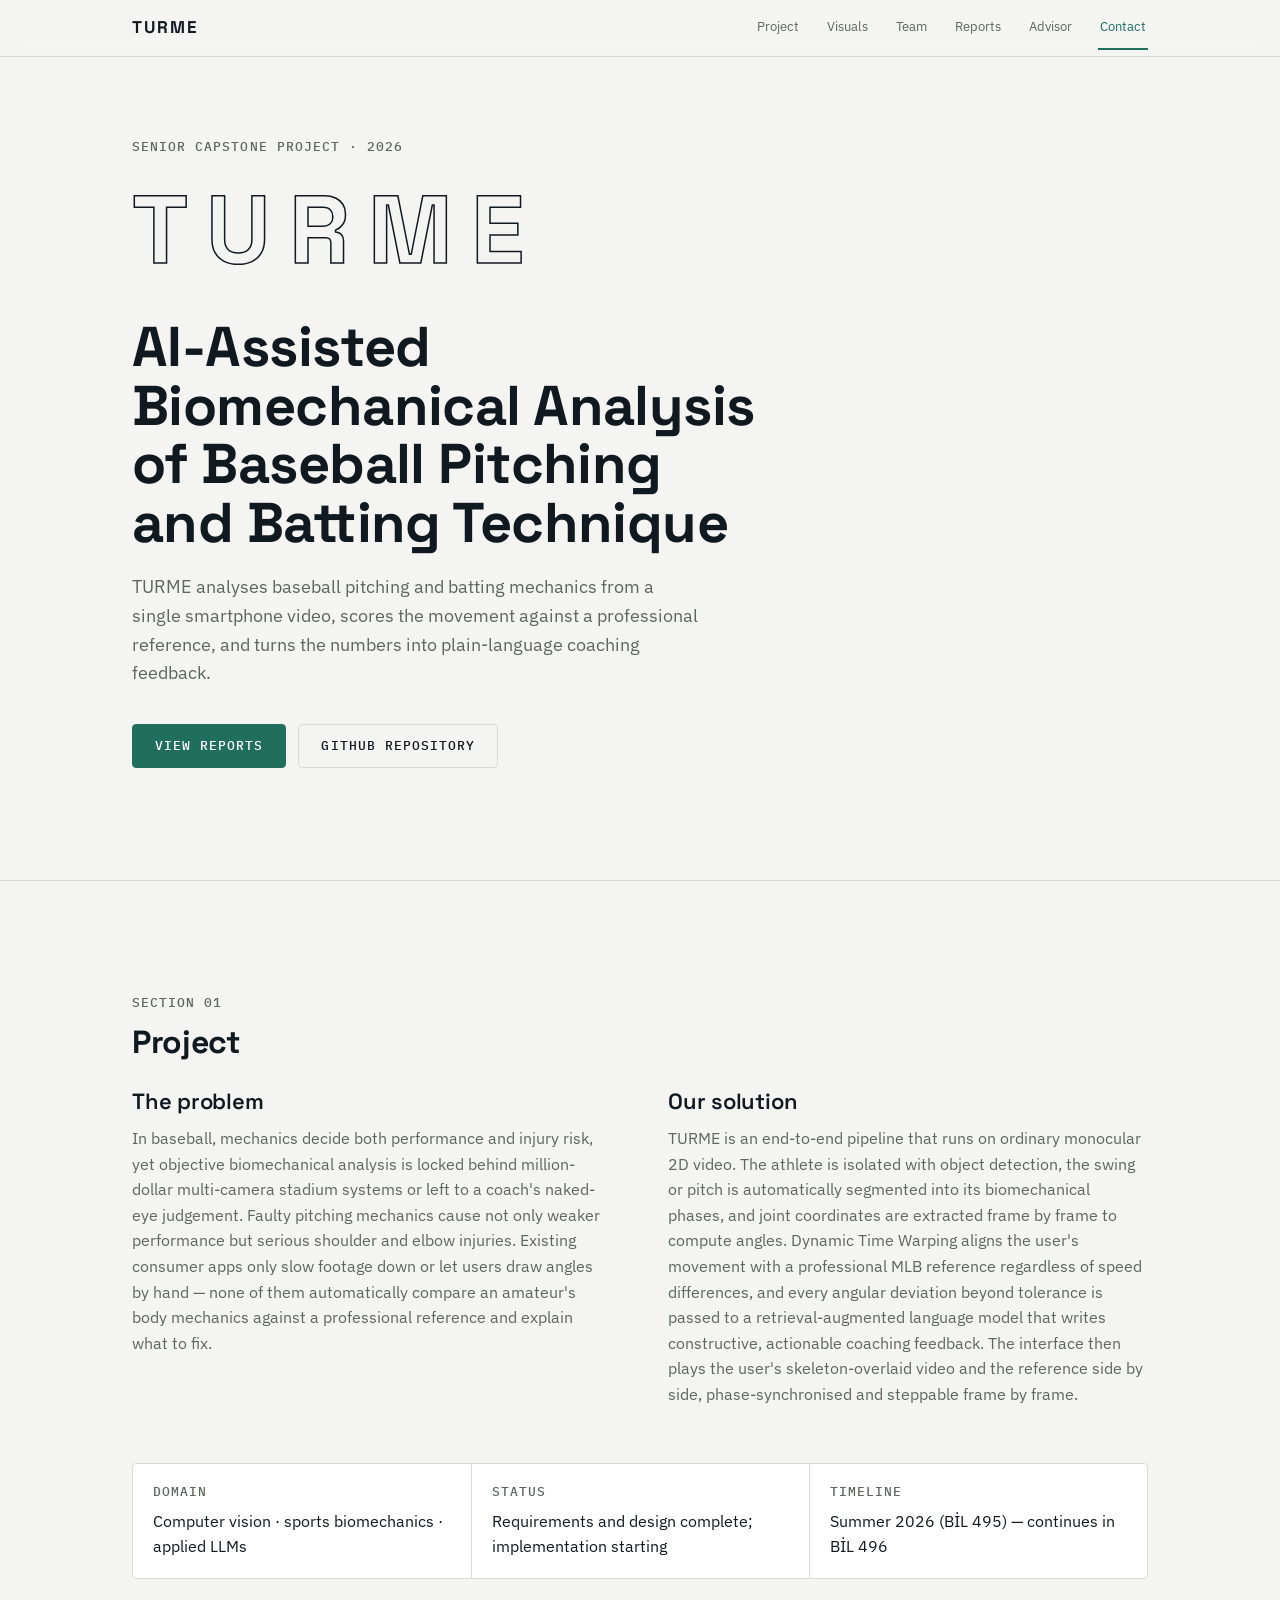
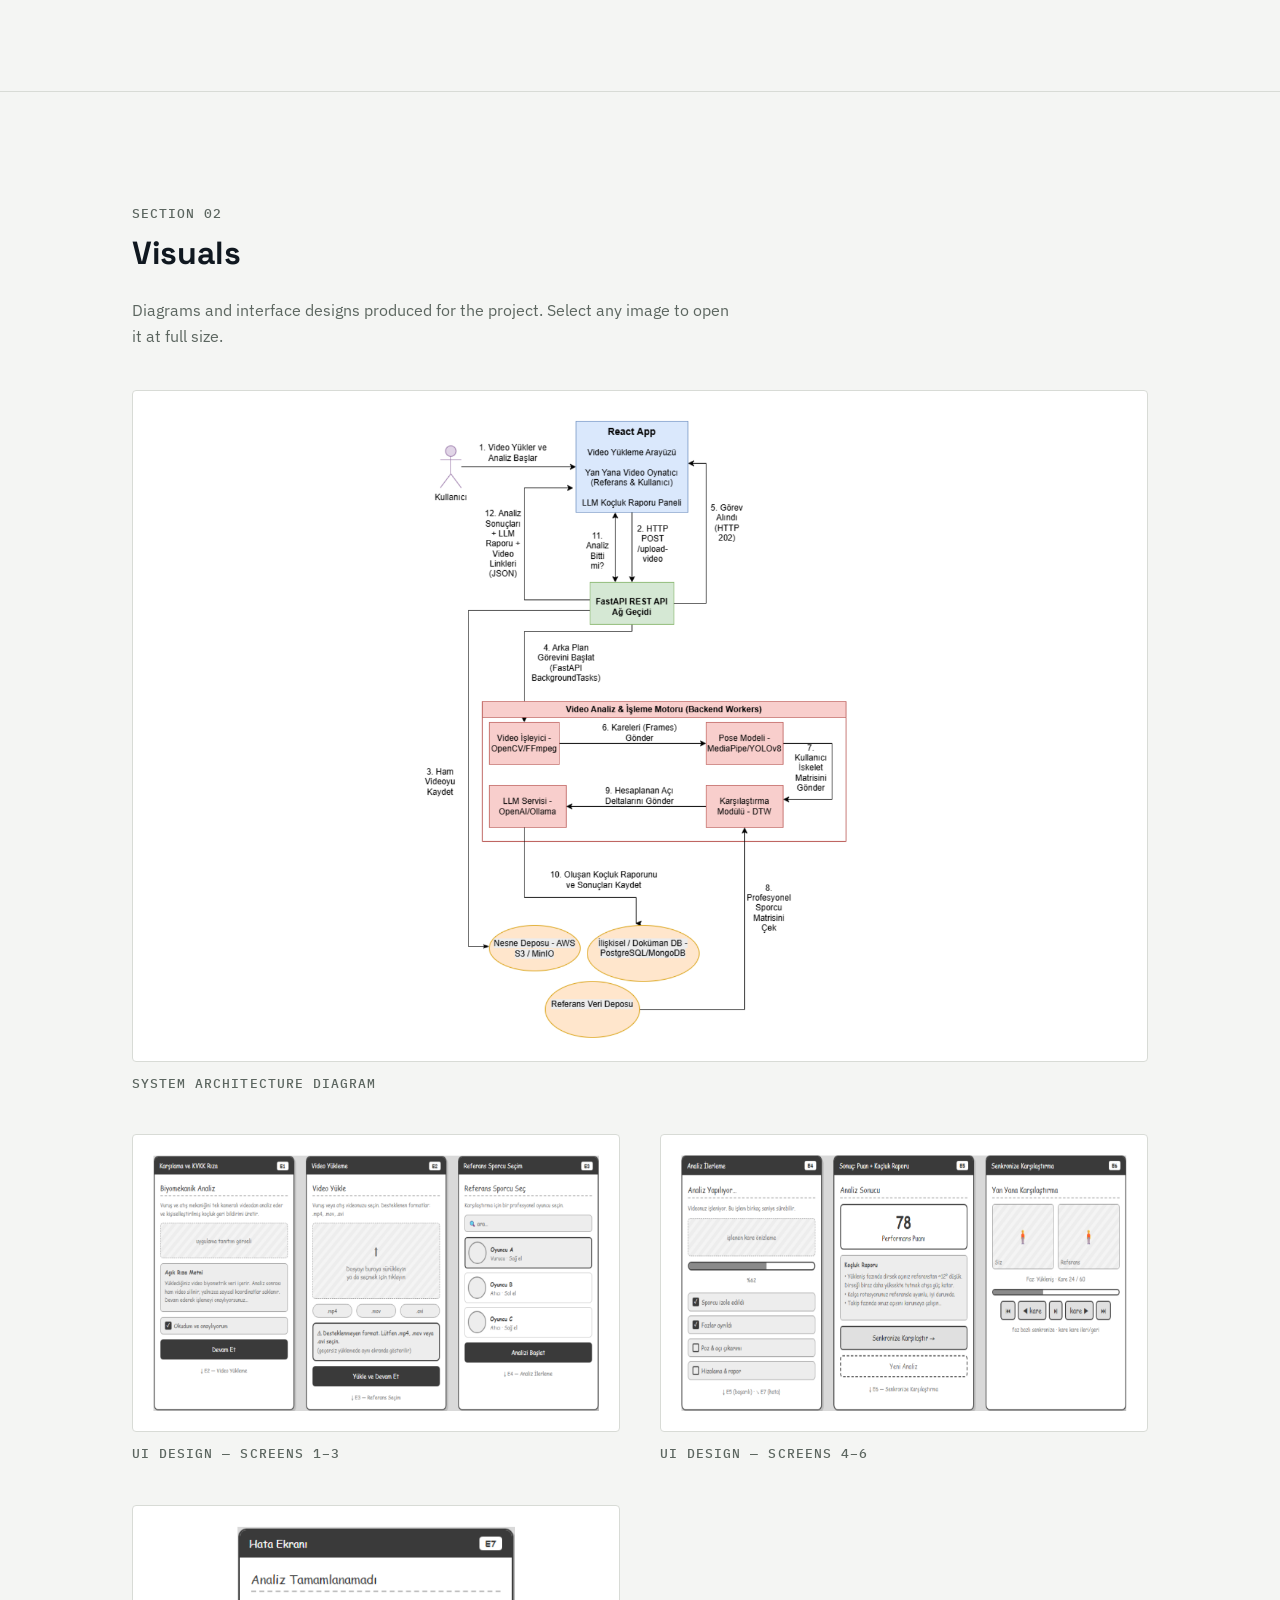
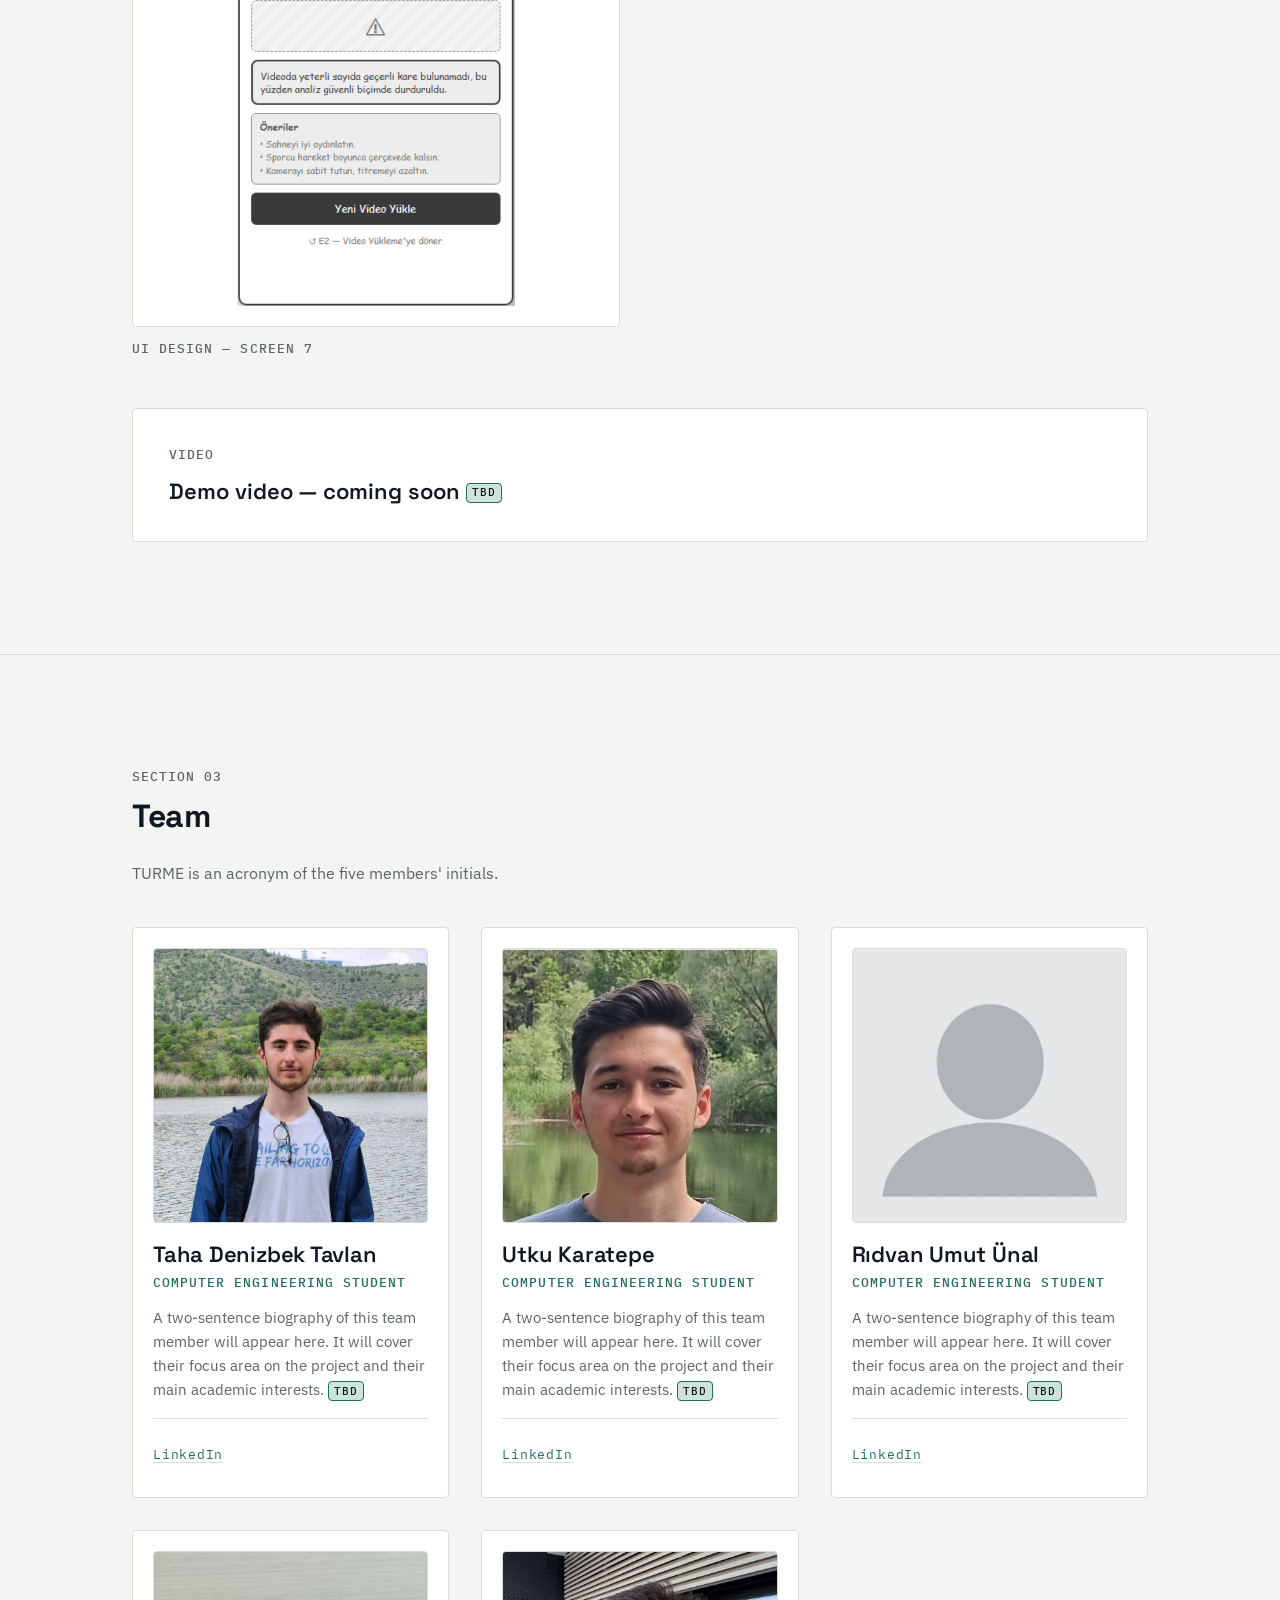
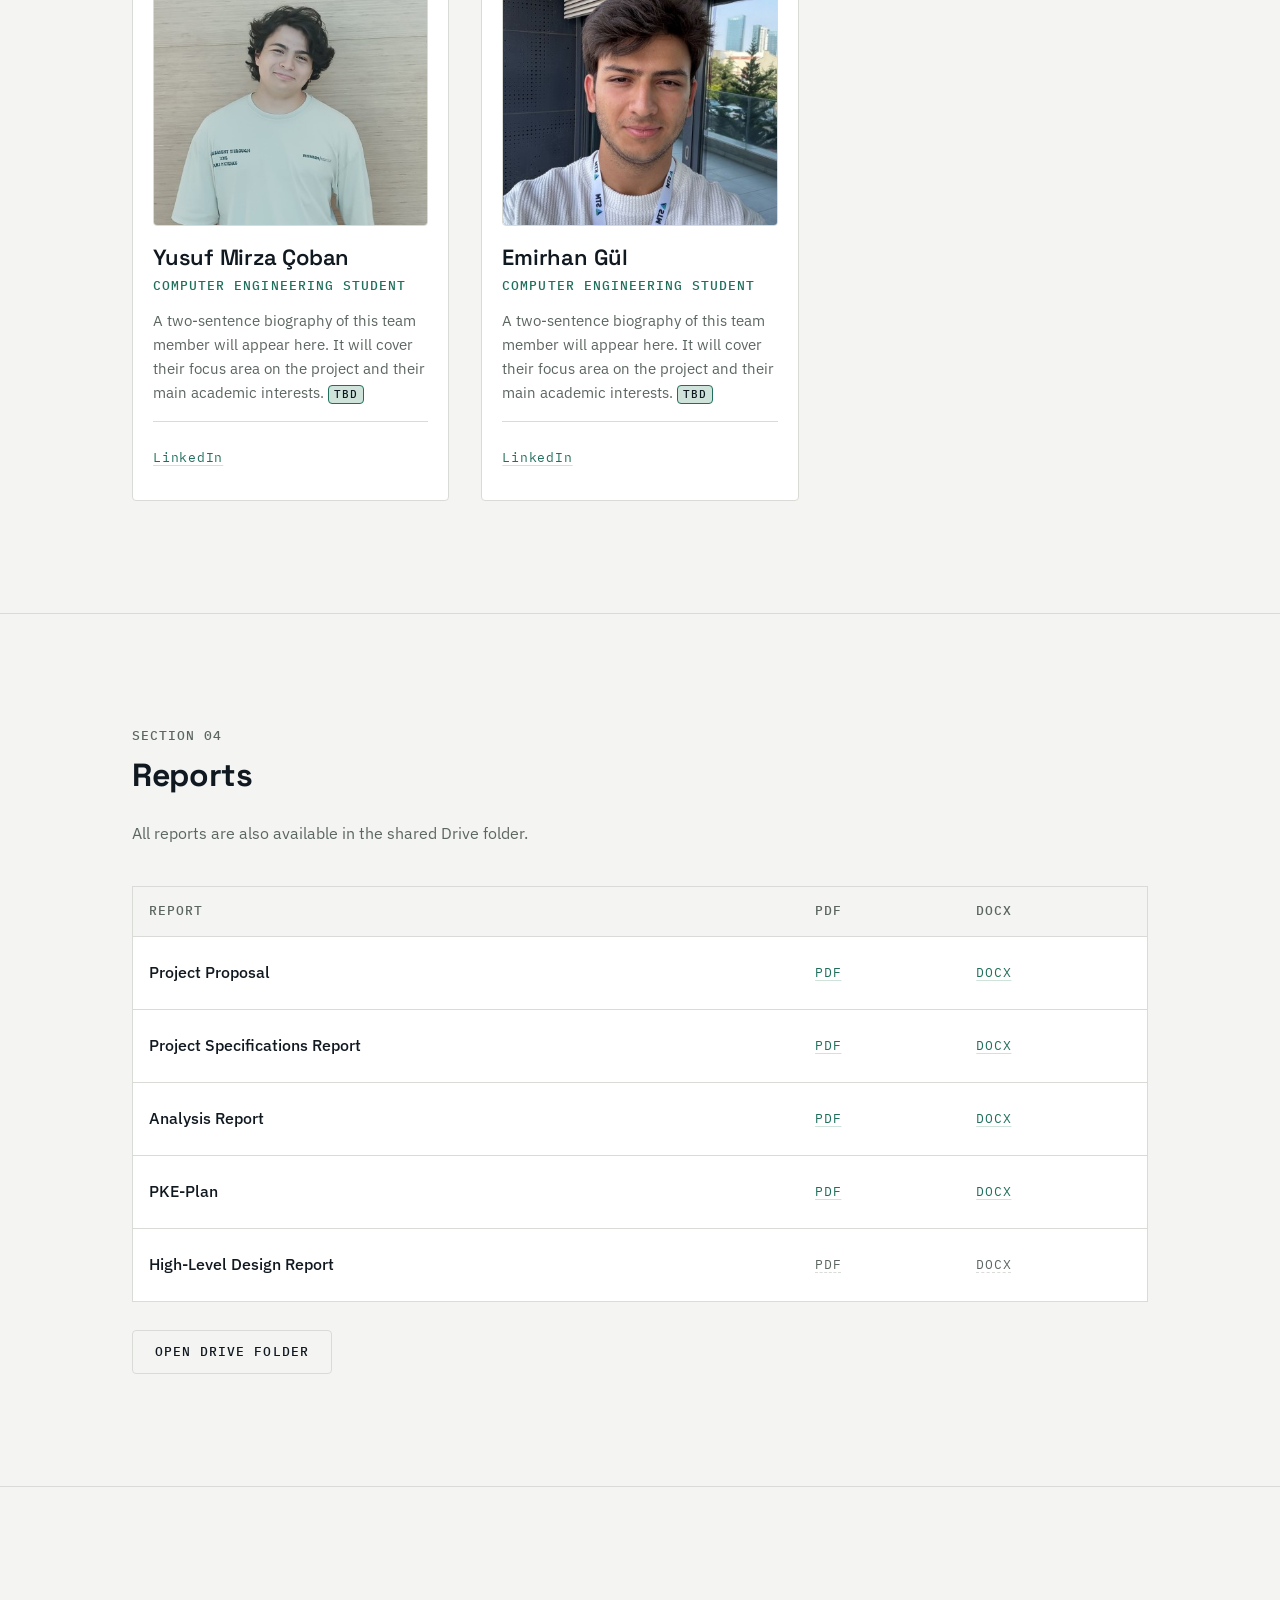
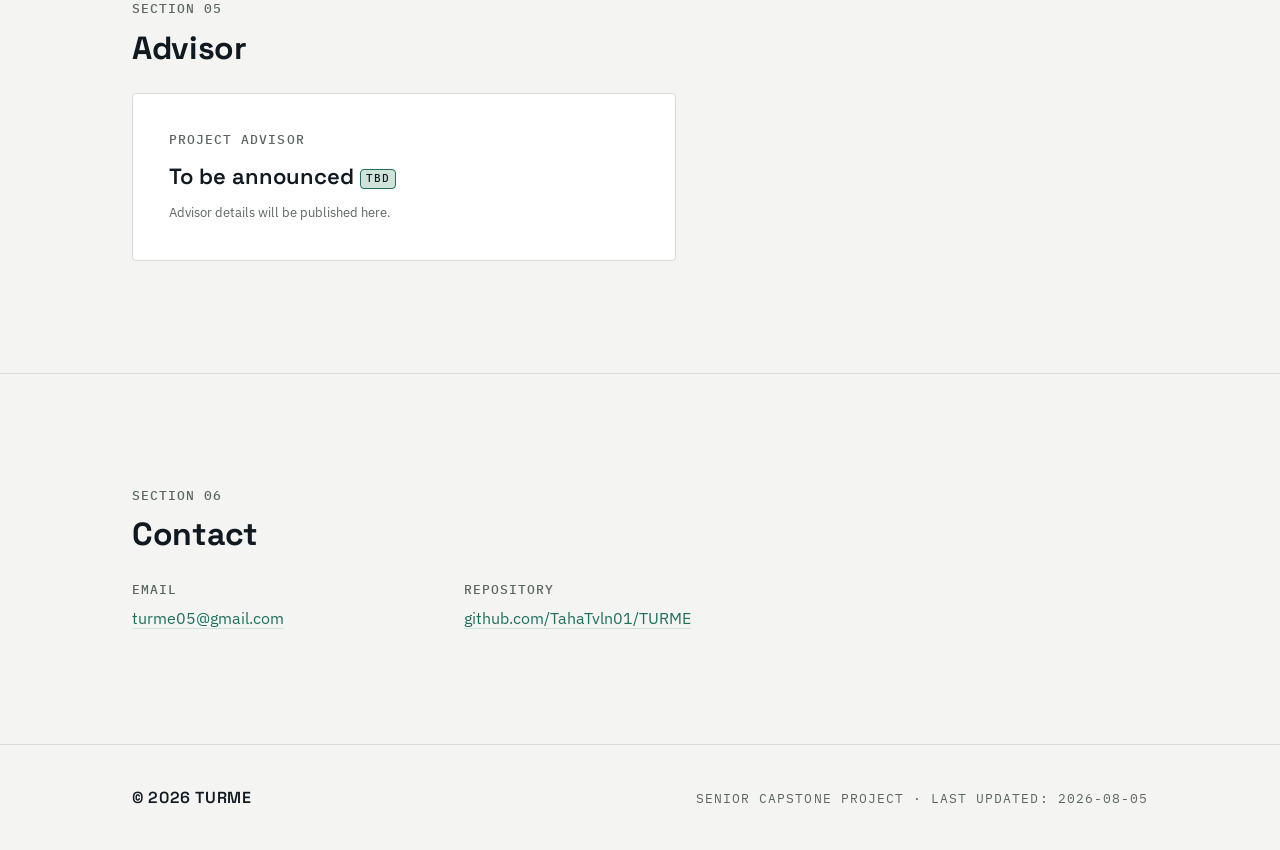
<file: docs/index.html>
<!DOCTYPE html>
<html lang="en">
<head>
<meta charset="utf-8">
<meta name="viewport" content="width=device-width, initial-scale=1">
<title>TURME — Senior Capstone Project</title>
<meta name="description" content="Public project website for TURME, a senior capstone project team. Reports, visuals and team information.">
<link rel="preconnect" href="https://fonts.googleapis.com">
<link rel="preconnect" href="https://fonts.gstatic.com" crossorigin>
<link href="https://fonts.googleapis.com/css2?family=IBM+Plex+Mono:wght@500&family=IBM+Plex+Sans:wght@400;500&family=Space+Grotesk:wght@600;700&display=swap" rel="stylesheet">
<link rel="stylesheet" href="styles.css">
<script src="main.js" defer></script>
</head>
<body>

<a class="skip-link" href="#main">Skip to content</a>

<header class="site-header">
  <div class="wrap site-header__inner">
    <a class="brand" href="#top">TURME</a>
    <nav class="nav" aria-label="Primary">
      <ul class="nav__list">
        <li><a href="#project">Project</a></li>
        <li><a href="#visuals">Visuals</a></li>
        <li><a href="#team">Team</a></li>
        <li><a href="#reports">Reports</a></li>
        <li><a href="#advisor">Advisor</a></li>
        <li><a href="#contact">Contact</a></li>
      </ul>
    </nav>
  </div>
</header>

<main id="main">

  <!-- ============================== HERO ============================== -->
  <section id="top" class="section hero">
    <div class="wrap">
      <p class="eyebrow">Senior capstone project · 2026</p>

      <div class="wordmark">
        <a class="wordmark__letter" href="#member-1"><span aria-hidden="true">T</span><span class="wordmark__name">Taha Denizbek Tavlan</span></a>
        <a class="wordmark__letter" href="#member-2"><span aria-hidden="true">U</span><span class="wordmark__name">Utku Karatepe</span></a>
        <a class="wordmark__letter" href="#member-3"><span aria-hidden="true">R</span><span class="wordmark__name">Rıdvan Umut Ünal</span></a>
        <a class="wordmark__letter" href="#member-4"><span aria-hidden="true">M</span><span class="wordmark__name">Yusuf Mirza Çoban</span></a>
        <a class="wordmark__letter" href="#member-5"><span aria-hidden="true">E</span><span class="wordmark__name">Emirhan Gül</span></a>
      </div>

      <h1 class="hero__title">AI-Assisted Biomechanical Analysis of Baseball Pitching and Batting Technique</h1>

      <p class="hero__lead">TURME analyses baseball pitching and batting mechanics from a single smartphone video, scores the movement against a professional reference, and turns the numbers into plain-language coaching feedback.</p>

      <p class="btn-row">
        <a class="btn" href="#reports">View reports</a>
        <a class="btn btn--ghost" href="https://github.com/TahaTvln01/TURME" target="_blank" rel="noopener">GitHub repository</a>
      </p>
    </div>
  </section>

  <!-- ============================ PROJECT ============================= -->
  <section id="project" class="section">
    <div class="wrap">
      <p class="eyebrow">Section 01</p>
      <h2>Project</h2>

      <div class="split">
        <article class="split__col">
          <h3>The problem</h3>
          <p>In baseball, mechanics decide both performance and injury risk, yet objective biomechanical analysis is locked behind million-dollar multi-camera stadium systems or left to a coach's naked-eye judgement. Faulty pitching mechanics cause not only weaker performance but serious shoulder and elbow injuries. Existing consumer apps only slow footage down or let users draw angles by hand — none of them automatically compare an amateur's body mechanics against a professional reference and explain what to fix.</p>
        </article>
        <article class="split__col">
          <h3>Our solution</h3>
          <p>TURME is an end-to-end pipeline that runs on ordinary monocular 2D video. The athlete is isolated with object detection, the swing or pitch is automatically segmented into its biomechanical phases, and joint coordinates are extracted frame by frame to compute angles. Dynamic Time Warping aligns the user's movement with a professional MLB reference regardless of speed differences, and every angular deviation beyond tolerance is passed to a retrieval-augmented language model that writes constructive, actionable coaching feedback. The interface then plays the user's skeleton-overlaid video and the reference side by side, phase-synchronised and steppable frame by frame.</p>
        </article>
      </div>

      <dl class="glance">
        <div class="glance__item">
          <dt>Domain</dt>
          <dd>Computer vision · sports biomechanics · applied LLMs</dd>
        </div>
        <div class="glance__item">
          <dt>Status</dt>
          <dd>Requirements and design complete; implementation starting</dd>
        </div>
        <div class="glance__item">
          <dt>Timeline</dt>
          <dd>Summer 2026 (BİL 495) — continues in BİL 496</dd>
        </div>
      </dl>
    </div>
  </section>

  <!-- ============================ VISUALS ============================= -->
  <section id="visuals" class="section">
    <div class="wrap">
      <p class="eyebrow">Section 02</p>
      <h2>Visuals</h2>
      <p class="section__lead">Diagrams and interface designs produced for the project. Select any image to open it at full size.</p>

      <!-- TODO(content): add further figures here as the design work progresses; keep one figure and figcaption per image -->
      <div class="figures">

        <figure class="figure figure--wide">
          <a class="figure__frame" href="assets/img/architecture.png" target="_blank" rel="noopener">
            <img src="assets/img/architecture.png" width="762" height="1100" decoding="async"
                 alt="System architecture diagram showing the client application, the API gateway, the processing services and the data stores.">
          </a>
          <figcaption>System architecture diagram</figcaption>
        </figure>

        <figure class="figure">
          <a class="figure__frame" href="assets/img/E1_2_3.png" target="_blank" rel="noopener">
            <img src="assets/img/E1_2_3.png" width="1226" height="703" loading="lazy" decoding="async"
                 alt="User interface designs for screens 1 to 3.">
          </a>
          <figcaption>UI design — screens 1–3</figcaption>
        </figure>

        <figure class="figure">
          <a class="figure__frame" href="assets/img/E4_5_6.png" target="_blank" rel="noopener">
            <img src="assets/img/E4_5_6.png" width="1223" height="700" loading="lazy" decoding="async"
                 alt="User interface designs for screens 4 to 6.">
          </a>
          <figcaption>UI design — screens 4–6</figcaption>
        </figure>

        <figure class="figure">
          <a class="figure__frame" href="assets/img/E7.png" target="_blank" rel="noopener">
            <img src="assets/img/E7.png" width="545" height="747" loading="lazy" decoding="async"
                 alt="User interface design for screen 7.">
          </a>
          <figcaption>UI design — screen 7</figcaption>
        </figure>

      </div>

      <!-- TODO(content): once the demo video is recorded, replace this panel with a link to it, then delete the TBD chip -->
      <div class="panel panel--video">
        <p class="eyebrow">Video</p>
        <p class="panel__text">Demo video — coming soon <span class="tbd">TBD</span></p>
      </div>
    </div>
  </section>

  <!-- ============================== TEAM ============================== -->
  <section id="team" class="section">
    <div class="wrap">
      <p class="eyebrow">Section 03</p>
      <h2>Team</h2>
      <p class="section__lead">TURME is an acronym of the five members' initials.</p>

      <!-- TODO(content): replace each two-sentence bio below, then delete its TBD chip -->
      <ul class="team">

        <li class="card" id="member-1">
          <div class="card__frame">
            <img src="assets/img/team/member-1.jpg"
                 width="640" height="640" loading="lazy" decoding="async" alt="Portrait of Taha Denizbek Tavlan">
          </div>
          <h3 class="card__name">Taha Denizbek Tavlan</h3>
          <p class="card__role">Computer Engineering Student</p>
          <p class="card__bio">A two-sentence biography of this team member will appear here. It will cover their focus area on the project and their main academic interests. <span class="tbd">TBD</span></p>
          <p class="card__links"><a href="https://www.linkedin.com/in/tahatavlan/" target="_blank" rel="noopener">LinkedIn</a></p>
        </li>

        <li class="card" id="member-2">
          <div class="card__frame">
            <img src="assets/img/team/member-2.jpg"
                 width="640" height="640" loading="lazy" decoding="async" alt="Portrait of Utku Karatepe">
          </div>
          <h3 class="card__name">Utku Karatepe</h3>
          <p class="card__role">Computer Engineering Student</p>
          <p class="card__bio">A two-sentence biography of this team member will appear here. It will cover their focus area on the project and their main academic interests. <span class="tbd">TBD</span></p>
          <p class="card__links"><a href="https://www.linkedin.com/in/utku-karatepe-4a7013264/" target="_blank" rel="noopener">LinkedIn</a></p>
        </li>

        <li class="card" id="member-3">
          <div class="card__frame">
            <img src="assets/img/team/member-3.jpg"
                 width="640" height="640" loading="lazy" decoding="async" alt="Portrait of Rıdvan Umut Ünal">
          </div>
          <h3 class="card__name">Rıdvan Umut Ünal</h3>
          <p class="card__role">Computer Engineering Student</p>
          <p class="card__bio">A two-sentence biography of this team member will appear here. It will cover their focus area on the project and their main academic interests. <span class="tbd">TBD</span></p>
          <p class="card__links"><a href="https://www.linkedin.com/in/r%C4%B1dvan-umut-%C3%BCnal-66a98a264/" target="_blank" rel="noopener">LinkedIn</a></p>
        </li>

        <li class="card" id="member-4">
          <div class="card__frame">
            <img src="assets/img/team/member-4.jpg"
                 width="640" height="640" loading="lazy" decoding="async" alt="Portrait of Yusuf Mirza Çoban">
          </div>
          <h3 class="card__name">Yusuf Mirza Çoban</h3>
          <p class="card__role">Computer Engineering Student</p>
          <p class="card__bio">A two-sentence biography of this team member will appear here. It will cover their focus area on the project and their main academic interests. <span class="tbd">TBD</span></p>
          <p class="card__links"><a href="https://www.linkedin.com/in/yusufmirzacoban/" target="_blank" rel="noopener">LinkedIn</a></p>
        </li>

        <li class="card" id="member-5">
          <div class="card__frame">
            <img src="assets/img/team/member-5.jpg"
                 width="640" height="640" loading="lazy" decoding="async" alt="Portrait of Emirhan Gül">
          </div>
          <h3 class="card__name">Emirhan Gül</h3>
          <p class="card__role">Computer Engineering Student</p>
          <p class="card__bio">A two-sentence biography of this team member will appear here. It will cover their focus area on the project and their main academic interests. <span class="tbd">TBD</span></p>
          <p class="card__links"><a href="https://www.linkedin.com/in/emirhan-g%C3%BCl-1779b12b8/" target="_blank" rel="noopener">LinkedIn</a></p>
        </li>

      </ul>
    </div>
  </section>

  <!-- ============================= REPORTS ============================ -->
  <section id="reports" class="section">
    <div class="wrap">
      <p class="eyebrow">Section 04</p>
      <h2>Reports</h2>
      <p class="section__lead">All reports are also available in the shared Drive folder.</p>

      <!-- TODO(content): the High-Level Design Report links are still href="#". When the file
           is ready, set both links and remove their link-todo class. -->
      <div class="table-wrap">
        <table class="reports">
          <caption class="visually-hidden">Project reports with PDF and DOCX downloads</caption>
          <thead>
            <tr>
              <th scope="col">Report</th>
              <th scope="col">PDF</th>
              <th scope="col">DOCX</th>
            </tr>
          </thead>
          <tbody>
            <tr>
              <th scope="row">Project Proposal</th>
              <td><a href="https://drive.google.com/file/d/1_olTngo_g7xKoIZbPpaYBY2Q-X3j-duC/view?usp=sharing" target="_blank" rel="noopener" aria-label="Project Proposal, PDF">PDF</a></td>
              <td><a href="https://docs.google.com/document/d/1t_1w2FG8g1GVo36-39V797tuj16zRJue/edit?usp=sharing" target="_blank" rel="noopener" aria-label="Project Proposal, DOCX">DOCX</a></td>
            </tr>
            <tr>
              <th scope="row">Project Specifications Report</th>
              <td><a href="https://drive.google.com/file/d/1GIWw4Qd0anHggyU6RClqPSphyptQ23fb/view?usp=sharing" target="_blank" rel="noopener" aria-label="Project Specifications Report, PDF">PDF</a></td>
              <td><a href="https://docs.google.com/document/d/1lrBlj0ncrRGtOyJtL4jFrenpCZIJmI-U/edit?usp=sharing" target="_blank" rel="noopener" aria-label="Project Specifications Report, DOCX">DOCX</a></td>
            </tr>
            <tr>
              <th scope="row">Analysis Report</th>
              <td><a href="https://drive.google.com/file/d/1J1EdmC4iksbMn8MdaEr4-zr3mzEO09vf/view?usp=sharing" target="_blank" rel="noopener" aria-label="Analysis Report, PDF">PDF</a></td>
              <td><a href="https://docs.google.com/document/d/1ldM4PMGqNvioa69yLpNy12tQQFl-eAdH/edit?usp=sharing" target="_blank" rel="noopener" aria-label="Analysis Report, DOCX">DOCX</a></td>
            </tr>
            <tr>
              <th scope="row">PKE-Plan</th>
              <td><a href="https://drive.google.com/file/d/1jE-yp-mfHbRWY9x1EI7Xx0wciz_pXaC0/view?usp=sharing" target="_blank" rel="noopener" aria-label="PKE-Plan, PDF">PDF</a></td>
              <td><a href="https://docs.google.com/document/d/1COs5ohP5pVgELOm859wejEdic-851EQF/edit?usp=sharing" target="_blank" rel="noopener" aria-label="PKE-Plan, DOCX">DOCX</a></td>
            </tr>
            <tr>
              <th scope="row">High-Level Design Report</th>
              <td><a class="link-todo" href="#" data-todo="design-pdf" target="_blank" rel="noopener" aria-label="High-Level Design Report, PDF">PDF</a></td>
              <td><a class="link-todo" href="#" data-todo="design-docx" target="_blank" rel="noopener" aria-label="High-Level Design Report, DOCX">DOCX</a></td>
            </tr>
          </tbody>
        </table>
      </div>

      <p class="btn-row">
        <a class="btn btn--ghost" href="https://drive.google.com/drive/folders/1d0Go8Qqz0nBQnV1hYyGn1H5v5gHLidqs?usp=sharing" target="_blank" rel="noopener">Open Drive folder</a>
      </p>
    </div>
  </section>

  <!-- ============================= ADVISOR ============================ -->
  <section id="advisor" class="section">
    <div class="wrap">
      <p class="eyebrow">Section 05</p>
      <h2>Advisor</h2>

      <!-- TODO(content): replace with the advisor's title and full name, then delete the TBD chip -->
      <div class="panel panel--narrow">
        <p class="eyebrow">Project advisor</p>
        <p class="panel__text">To be announced <span class="tbd">TBD</span></p>
        <p class="panel__muted">Advisor details will be published here.</p>
      </div>
    </div>
  </section>

  <!-- ============================= CONTACT ============================ -->
  <section id="contact" class="section">
    <div class="wrap">
      <p class="eyebrow">Section 06</p>
      <h2>Contact</h2>

      <dl class="contact">
        <div class="contact__item">
          <dt>Email</dt>
          <dd><a href="mailto:turme05@gmail.com">turme05@gmail.com</a></dd>
        </div>
        <div class="contact__item">
          <dt>Repository</dt>
          <dd><a href="https://github.com/TahaTvln01/TURME" target="_blank" rel="noopener">github.com/TahaTvln01/TURME</a></dd>
        </div>
      </dl>
    </div>
  </section>

</main>

<footer class="site-footer">
  <div class="wrap site-footer__inner">
    <p class="site-footer__mark">© 2026 TURME</p>
    <!-- TODO(content): update the date below whenever the site content changes -->
    <p class="site-footer__meta">Senior capstone project · Last updated: 2026-08-05</p>
  </div>
</footer>

</body>
</html>
</file>
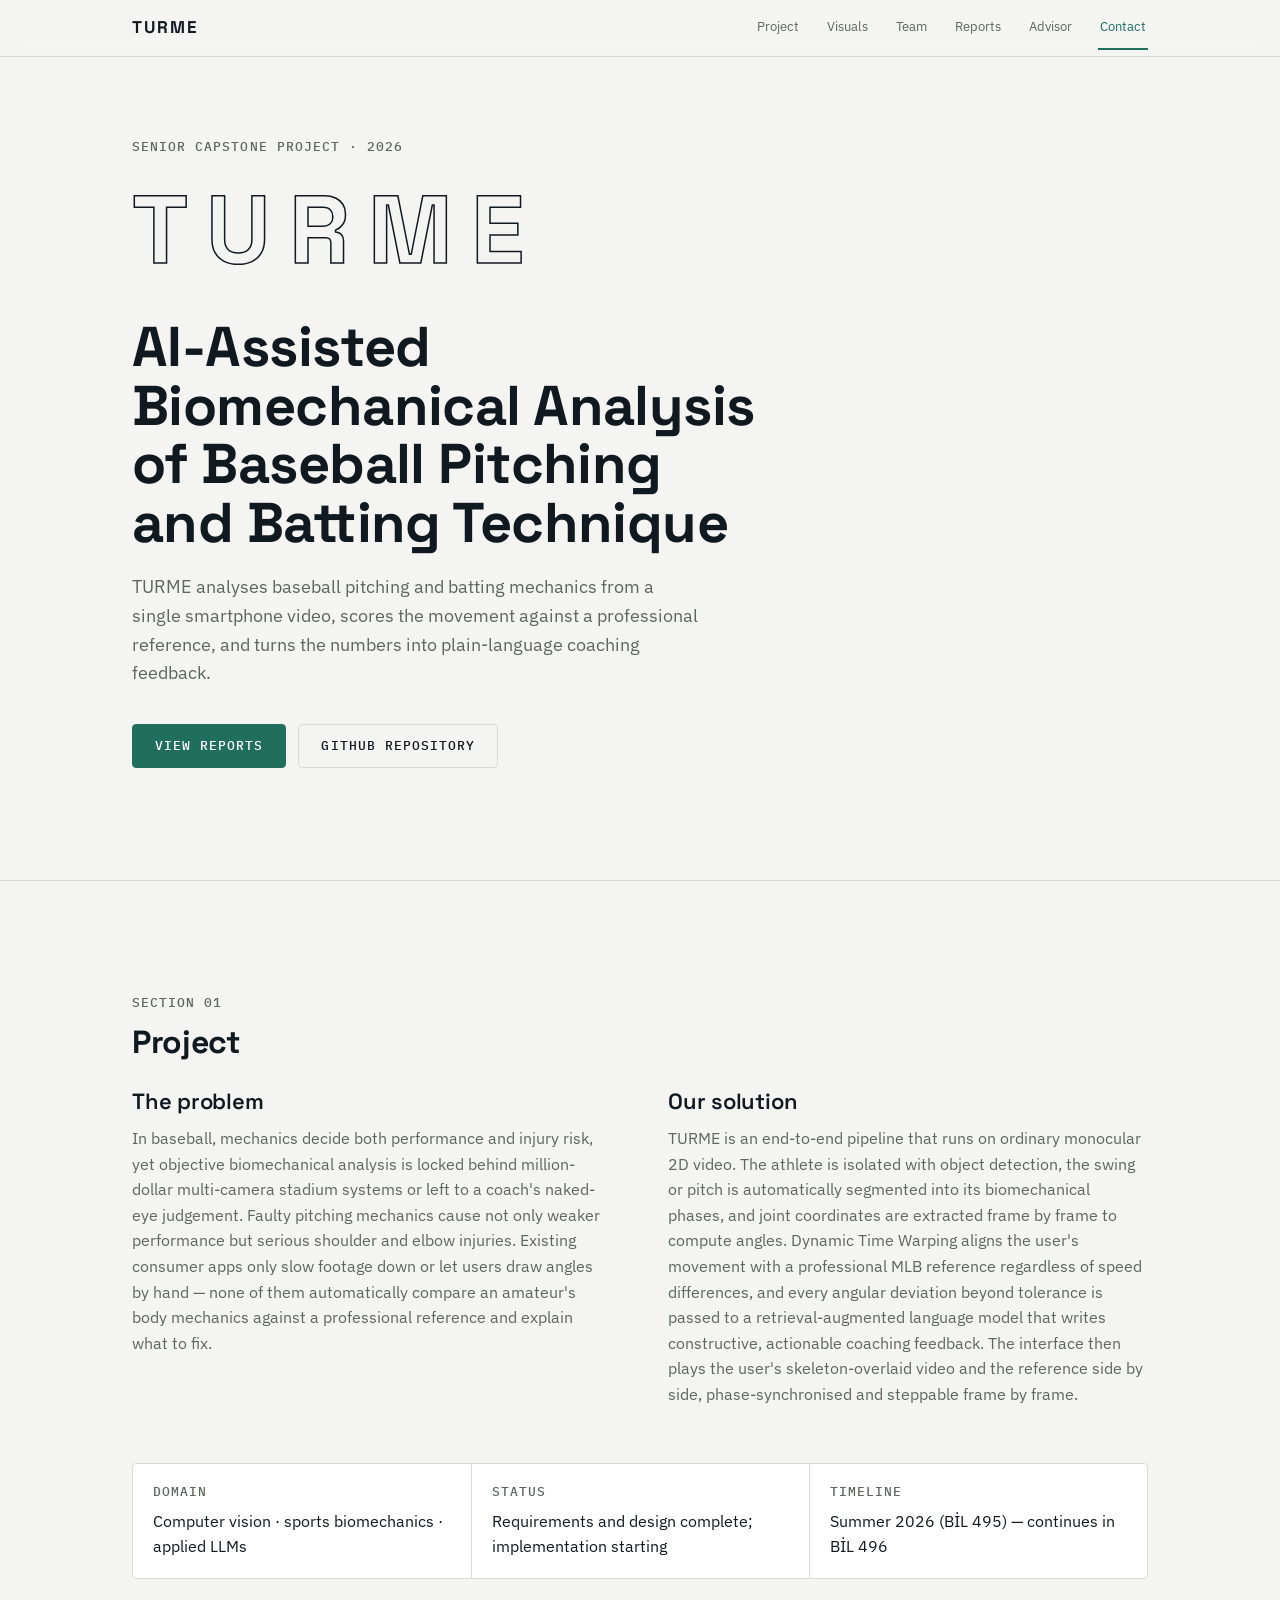
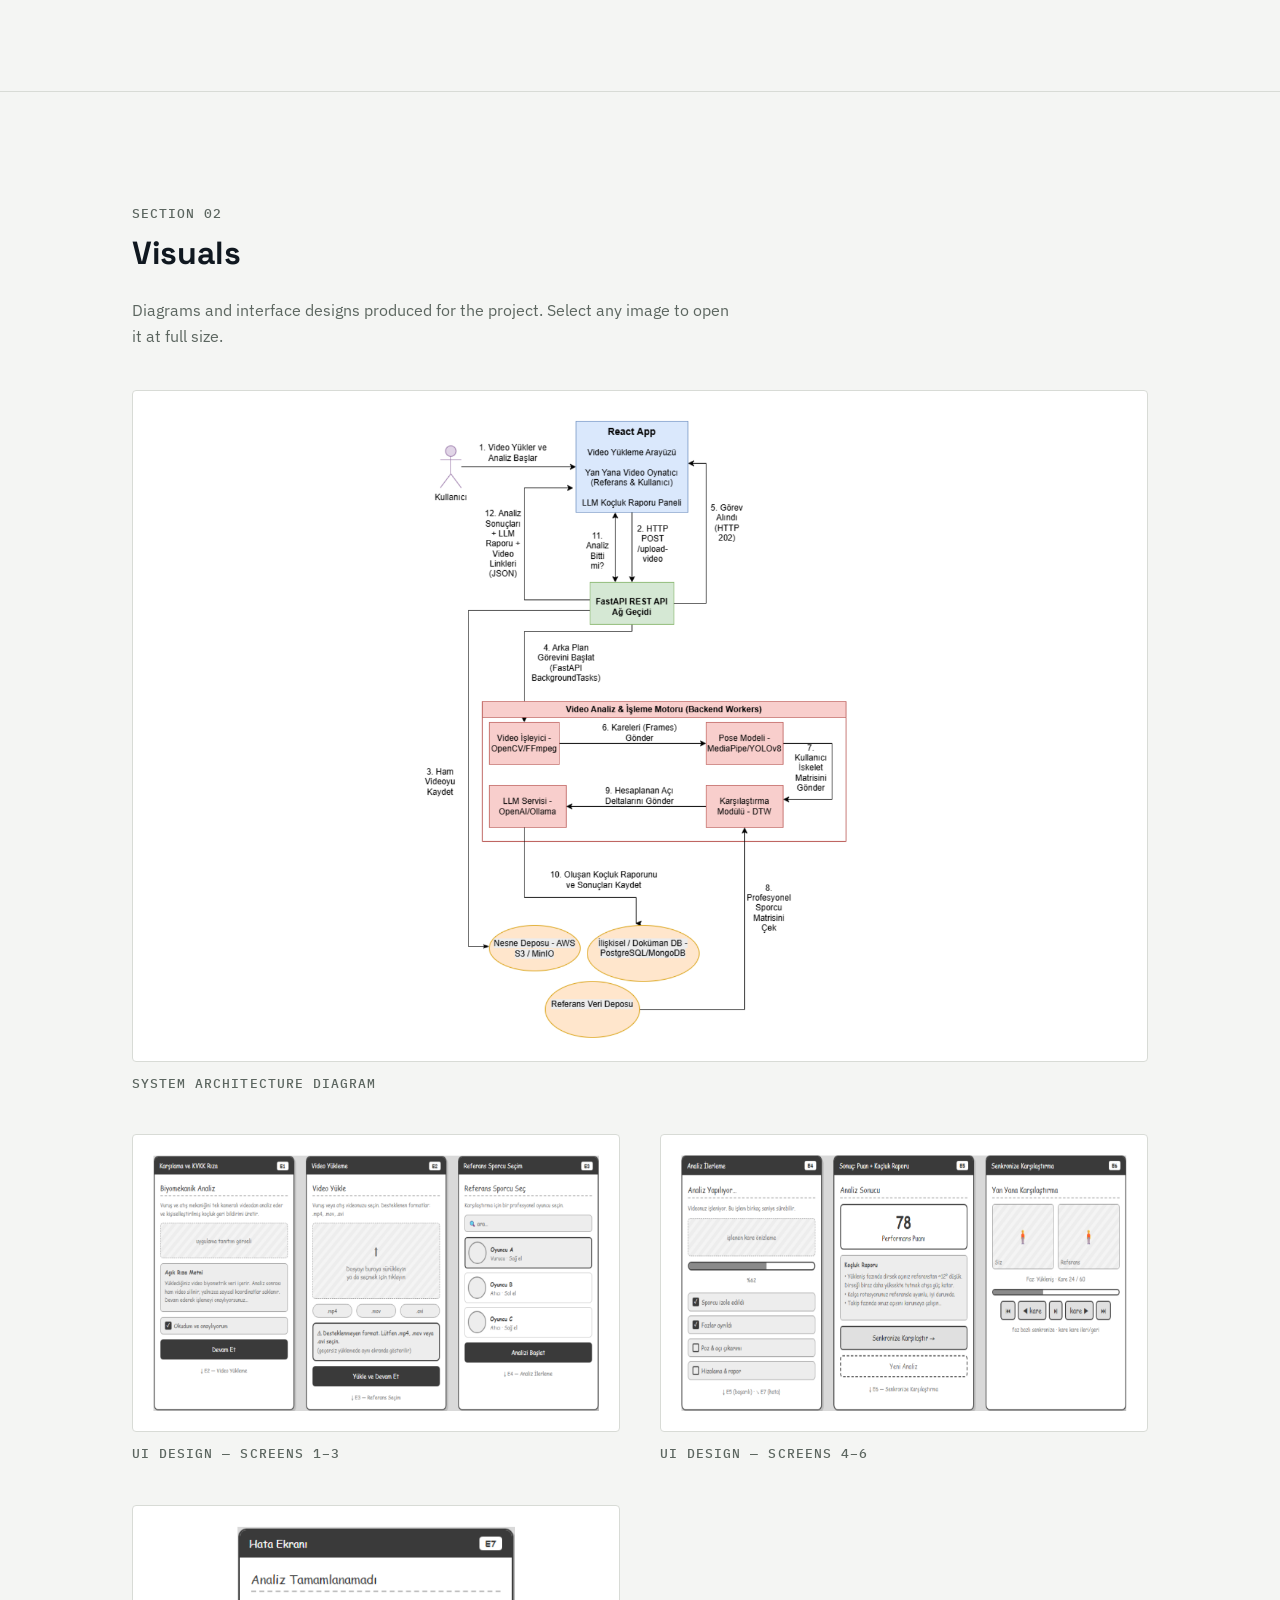
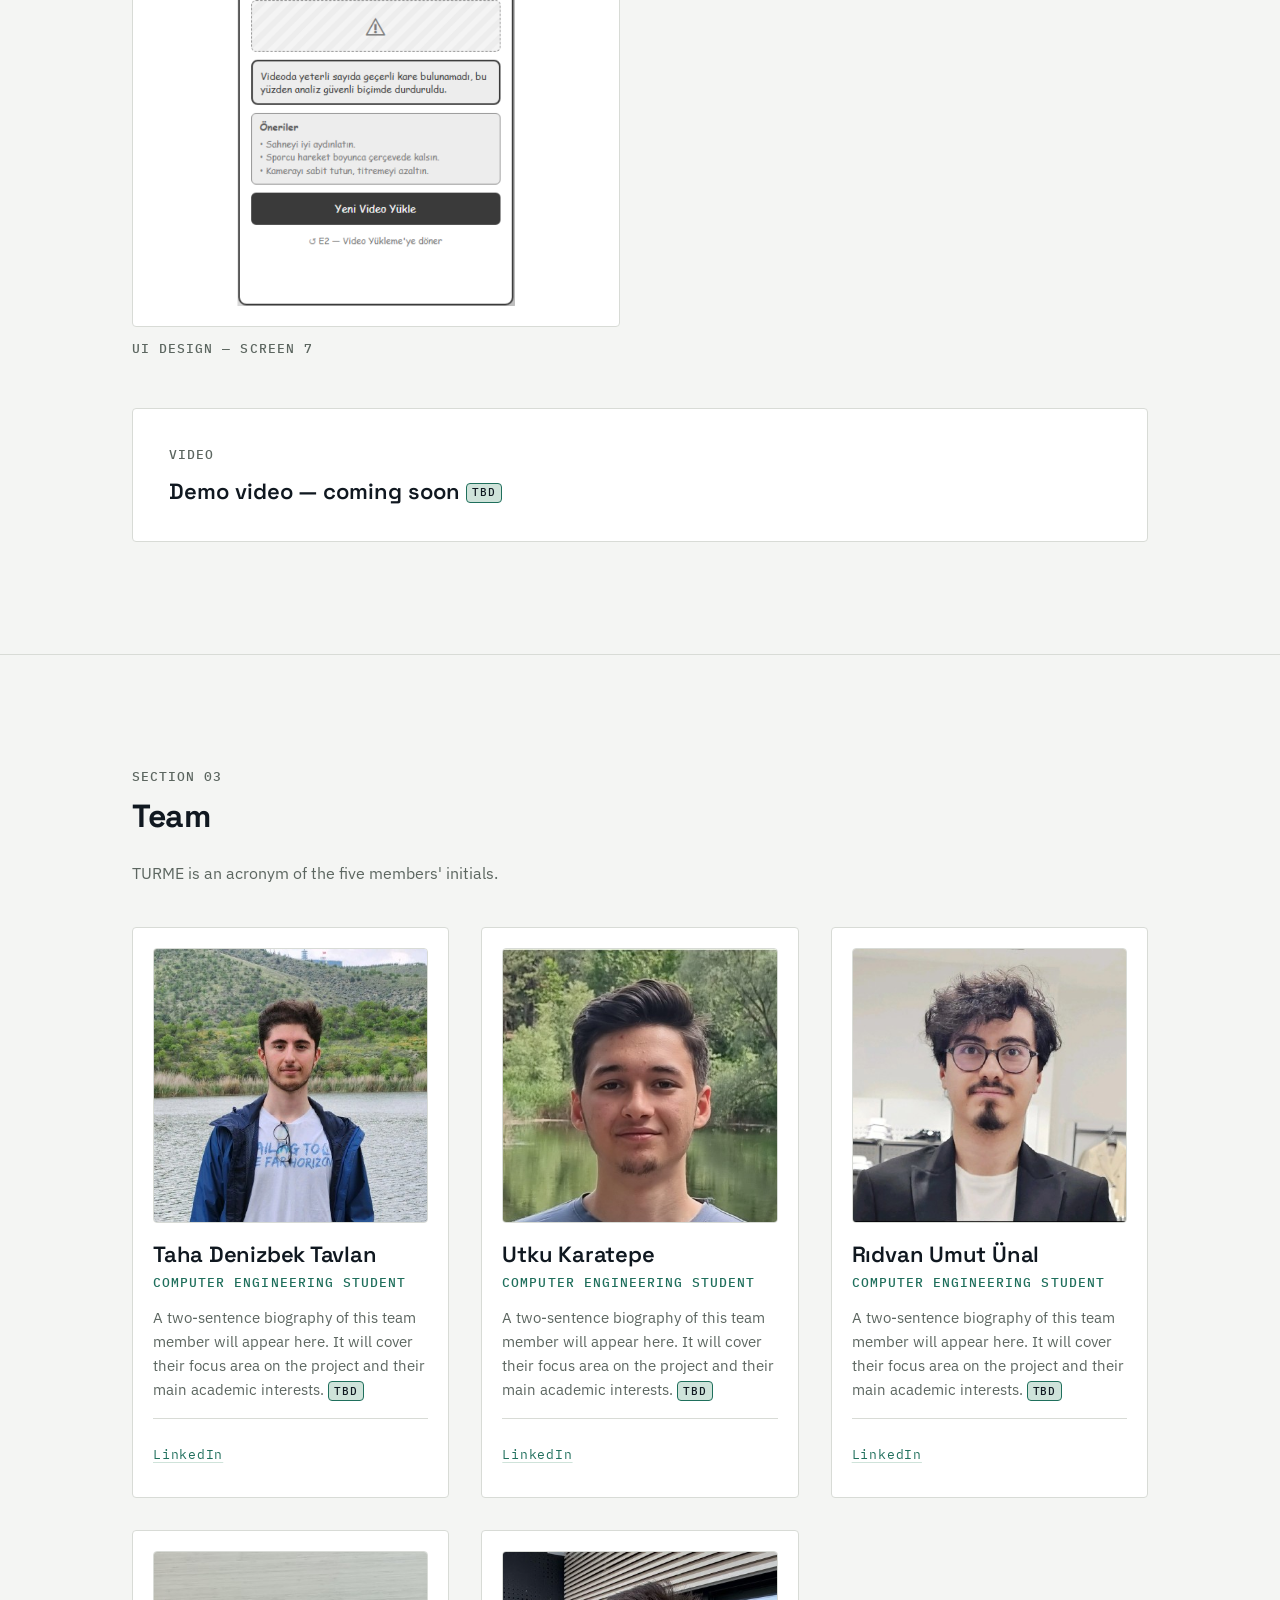
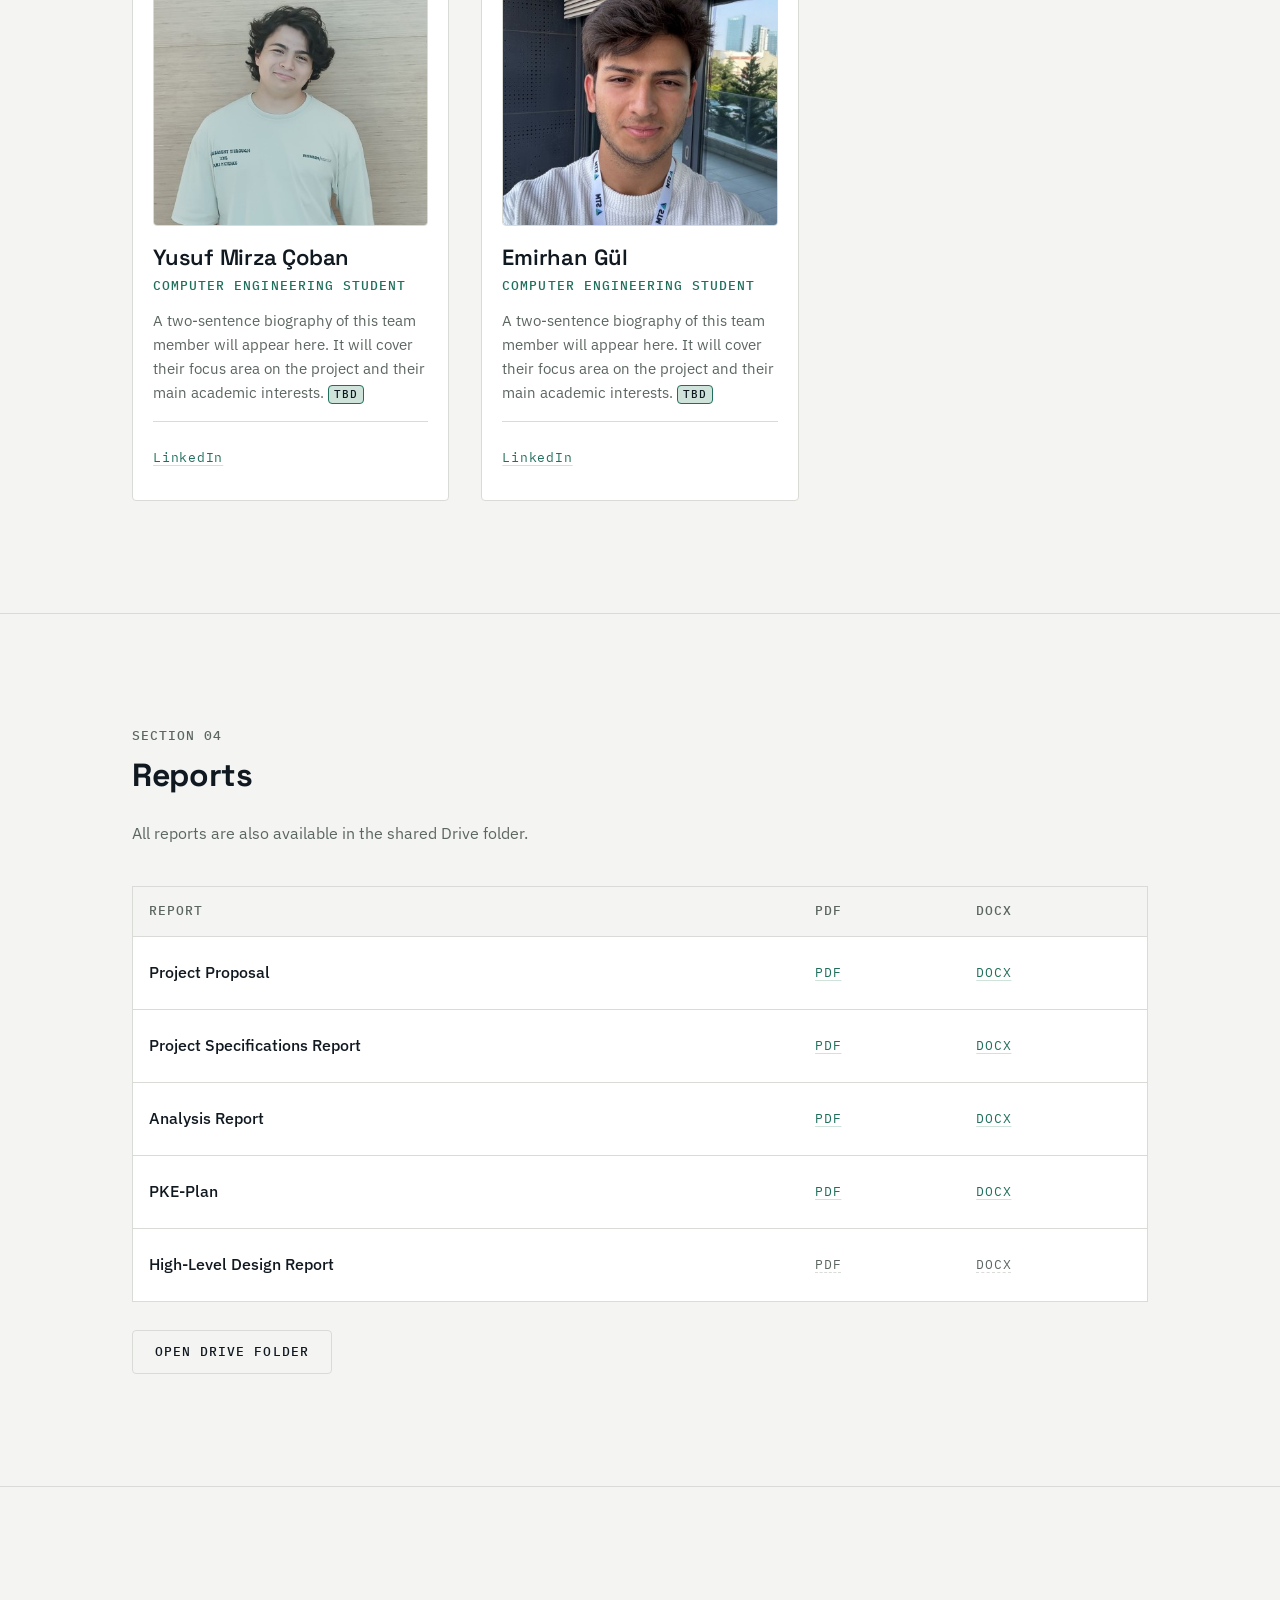
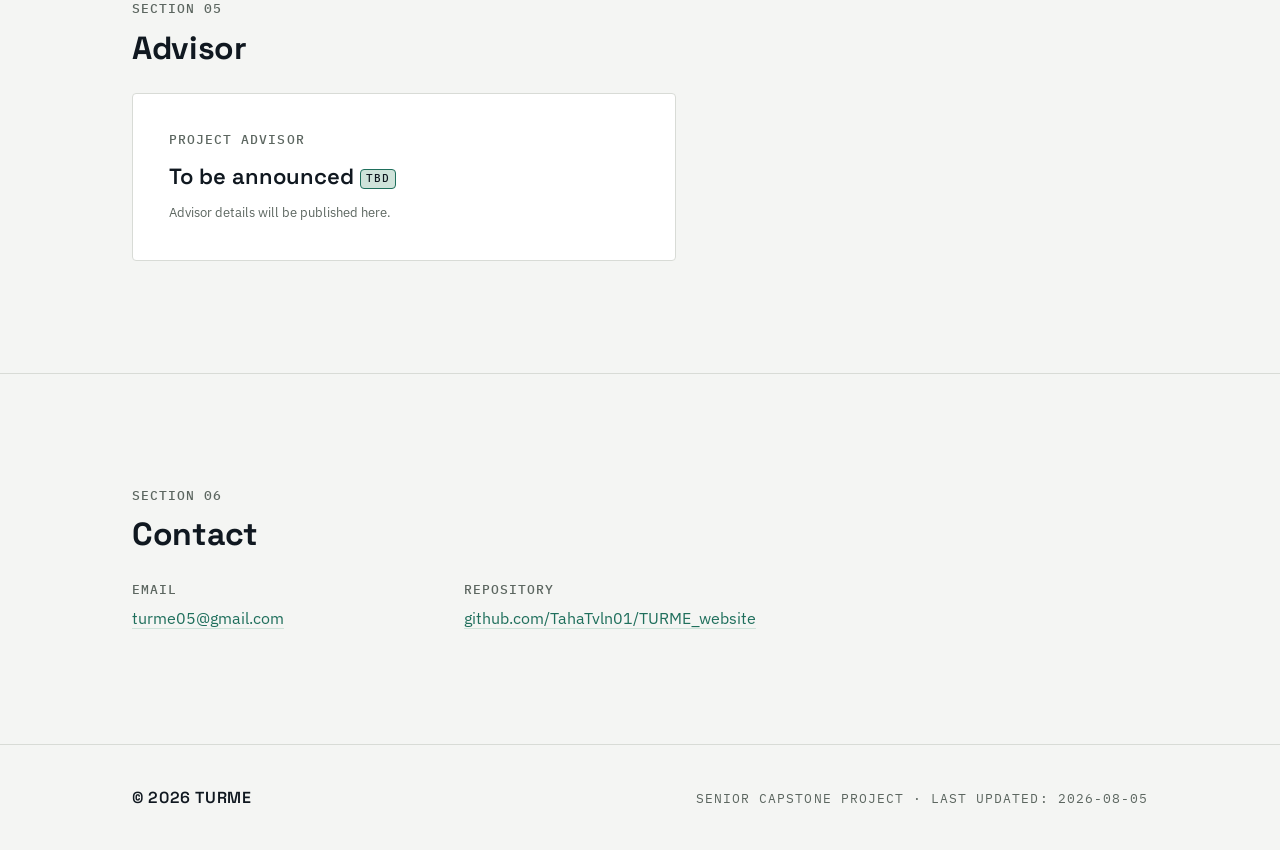
<file: web_sitesi/index.html>
<!DOCTYPE html>
<html lang="en">
<head>
<meta charset="utf-8">
<meta name="viewport" content="width=device-width, initial-scale=1">
<title>TURME — Senior Capstone Project</title>
<meta name="description" content="Public project website for TURME, a senior capstone project team. Reports, visuals and team information.">
<link rel="preconnect" href="https://fonts.googleapis.com">
<link rel="preconnect" href="https://fonts.gstatic.com" crossorigin>
<link href="https://fonts.googleapis.com/css2?family=IBM+Plex+Mono:wght@500&family=IBM+Plex+Sans:wght@400;500&family=Space+Grotesk:wght@600;700&display=swap" rel="stylesheet">
<link rel="stylesheet" href="styles.css">
<script src="main.js" defer></script>
</head>
<body>

<a class="skip-link" href="#main">Skip to content</a>

<header class="site-header">
  <div class="wrap site-header__inner">
    <a class="brand" href="#top">TURME</a>
    <nav class="nav" aria-label="Primary">
      <ul class="nav__list">
        <li><a href="#project">Project</a></li>
        <li><a href="#visuals">Visuals</a></li>
        <li><a href="#team">Team</a></li>
        <li><a href="#reports">Reports</a></li>
        <li><a href="#advisor">Advisor</a></li>
        <li><a href="#contact">Contact</a></li>
      </ul>
    </nav>
  </div>
</header>

<main id="main">

  <!-- ============================== HERO ============================== -->
  <section id="top" class="section hero">
    <div class="wrap">
      <p class="eyebrow">Senior capstone project · 2026</p>

      <div class="wordmark">
        <a class="wordmark__letter" href="#member-1"><span aria-hidden="true">T</span><span class="wordmark__name">Taha Denizbek Tavlan</span></a>
        <a class="wordmark__letter" href="#member-2"><span aria-hidden="true">U</span><span class="wordmark__name">Utku Karatepe</span></a>
        <a class="wordmark__letter" href="#member-3"><span aria-hidden="true">R</span><span class="wordmark__name">Rıdvan Umut Ünal</span></a>
        <a class="wordmark__letter" href="#member-4"><span aria-hidden="true">M</span><span class="wordmark__name">Yusuf Mirza Çoban</span></a>
        <a class="wordmark__letter" href="#member-5"><span aria-hidden="true">E</span><span class="wordmark__name">Emirhan Gül</span></a>
      </div>

      <h1 class="hero__title">AI-Assisted Biomechanical Analysis of Baseball Pitching and Batting Technique</h1>

      <p class="hero__lead">TURME analyses baseball pitching and batting mechanics from a single smartphone video, scores the movement against a professional reference, and turns the numbers into plain-language coaching feedback.</p>

      <p class="btn-row">
        <a class="btn" href="#reports">View reports</a>
        <a class="btn btn--ghost" href="https://github.com/TahaTvln01/TURME_website" target="_blank" rel="noopener">GitHub repository</a>
      </p>
    </div>
  </section>

  <!-- ============================ PROJECT ============================= -->
  <section id="project" class="section">
    <div class="wrap">
      <p class="eyebrow">Section 01</p>
      <h2>Project</h2>

      <div class="split">
        <article class="split__col">
          <h3>The problem</h3>
          <p>In baseball, mechanics decide both performance and injury risk, yet objective biomechanical analysis is locked behind million-dollar multi-camera stadium systems or left to a coach's naked-eye judgement. Faulty pitching mechanics cause not only weaker performance but serious shoulder and elbow injuries. Existing consumer apps only slow footage down or let users draw angles by hand — none of them automatically compare an amateur's body mechanics against a professional reference and explain what to fix.</p>
        </article>
        <article class="split__col">
          <h3>Our solution</h3>
          <p>TURME is an end-to-end pipeline that runs on ordinary monocular 2D video. The athlete is isolated with object detection, the swing or pitch is automatically segmented into its biomechanical phases, and joint coordinates are extracted frame by frame to compute angles. Dynamic Time Warping aligns the user's movement with a professional MLB reference regardless of speed differences, and every angular deviation beyond tolerance is passed to a retrieval-augmented language model that writes constructive, actionable coaching feedback. The interface then plays the user's skeleton-overlaid video and the reference side by side, phase-synchronised and steppable frame by frame.</p>
        </article>
      </div>

      <dl class="glance">
        <div class="glance__item">
          <dt>Domain</dt>
          <dd>Computer vision · sports biomechanics · applied LLMs</dd>
        </div>
        <div class="glance__item">
          <dt>Status</dt>
          <dd>Requirements and design complete; implementation starting</dd>
        </div>
        <div class="glance__item">
          <dt>Timeline</dt>
          <dd>Summer 2026 (BİL 495) — continues in BİL 496</dd>
        </div>
      </dl>
    </div>
  </section>

  <!-- ============================ VISUALS ============================= -->
  <section id="visuals" class="section">
    <div class="wrap">
      <p class="eyebrow">Section 02</p>
      <h2>Visuals</h2>
      <p class="section__lead">Diagrams and interface designs produced for the project. Select any image to open it at full size.</p>

      <!-- TODO(content): add further figures here as the design work progresses; keep one figure and figcaption per image -->
      <div class="figures">

        <figure class="figure figure--wide">
          <a class="figure__frame" href="assets/img/architecture.png" target="_blank" rel="noopener">
            <img src="assets/img/architecture.png" width="762" height="1100" decoding="async"
                 alt="System architecture diagram showing the client application, the API gateway, the processing services and the data stores.">
          </a>
          <figcaption>System architecture diagram</figcaption>
        </figure>

        <figure class="figure">
          <a class="figure__frame" href="assets/img/E1_2_3.png" target="_blank" rel="noopener">
            <img src="assets/img/E1_2_3.png" width="1226" height="703" loading="lazy" decoding="async"
                 alt="User interface designs for screens 1 to 3.">
          </a>
          <figcaption>UI design — screens 1–3</figcaption>
        </figure>

        <figure class="figure">
          <a class="figure__frame" href="assets/img/E4_5_6.png" target="_blank" rel="noopener">
            <img src="assets/img/E4_5_6.png" width="1223" height="700" loading="lazy" decoding="async"
                 alt="User interface designs for screens 4 to 6.">
          </a>
          <figcaption>UI design — screens 4–6</figcaption>
        </figure>

        <figure class="figure">
          <a class="figure__frame" href="assets/img/E7.png" target="_blank" rel="noopener">
            <img src="assets/img/E7.png" width="545" height="747" loading="lazy" decoding="async"
                 alt="User interface design for screen 7.">
          </a>
          <figcaption>UI design — screen 7</figcaption>
        </figure>

      </div>

      <!-- TODO(content): once the demo video is recorded, replace this panel with a link to it, then delete the TBD chip -->
      <div class="panel panel--video">
        <p class="eyebrow">Video</p>
        <p class="panel__text">Demo video — coming soon <span class="tbd">TBD</span></p>
      </div>
    </div>
  </section>

  <!-- ============================== TEAM ============================== -->
  <section id="team" class="section">
    <div class="wrap">
      <p class="eyebrow">Section 03</p>
      <h2>Team</h2>
      <p class="section__lead">TURME is an acronym of the five members' initials.</p>

      <!-- TODO(content): replace each two-sentence bio below, then delete its TBD chip -->
      <ul class="team">

        <li class="card" id="member-1">
          <div class="card__frame">
            <img src="assets/img/team/member-1.jpg"
                 width="640" height="640" loading="lazy" decoding="async" alt="Portrait of Taha Denizbek Tavlan">
          </div>
          <h3 class="card__name">Taha Denizbek Tavlan</h3>
          <p class="card__role">Computer Engineering Student</p>
          <p class="card__bio">A two-sentence biography of this team member will appear here. It will cover their focus area on the project and their main academic interests. <span class="tbd">TBD</span></p>
          <p class="card__links"><a href="https://www.linkedin.com/in/tahatavlan/" target="_blank" rel="noopener">LinkedIn</a></p>
        </li>

        <li class="card" id="member-2">
          <div class="card__frame">
            <img src="assets/img/team/member-2.jpg"
                 width="640" height="640" loading="lazy" decoding="async" alt="Portrait of Utku Karatepe">
          </div>
          <h3 class="card__name">Utku Karatepe</h3>
          <p class="card__role">Computer Engineering Student</p>
          <p class="card__bio">A two-sentence biography of this team member will appear here. It will cover their focus area on the project and their main academic interests. <span class="tbd">TBD</span></p>
          <p class="card__links"><a href="https://www.linkedin.com/in/utku-karatepe-4a7013264/" target="_blank" rel="noopener">LinkedIn</a></p>
        </li>

        <li class="card" id="member-3">
          <div class="card__frame">
            <img src="assets/img/team/member-3.jpg"
                 width="640" height="640" loading="lazy" decoding="async" alt="Portrait of Rıdvan Umut Ünal">
          </div>
          <h3 class="card__name">Rıdvan Umut Ünal</h3>
          <p class="card__role">Computer Engineering Student</p>
          <p class="card__bio">A two-sentence biography of this team member will appear here. It will cover their focus area on the project and their main academic interests. <span class="tbd">TBD</span></p>
          <p class="card__links"><a href="https://www.linkedin.com/in/r%C4%B1dvan-umut-%C3%BCnal-66a98a264/" target="_blank" rel="noopener">LinkedIn</a></p>
        </li>

        <li class="card" id="member-4">
          <div class="card__frame">
            <img src="assets/img/team/member-4.jpg"
                 width="640" height="640" loading="lazy" decoding="async" alt="Portrait of Yusuf Mirza Çoban">
          </div>
          <h3 class="card__name">Yusuf Mirza Çoban</h3>
          <p class="card__role">Computer Engineering Student</p>
          <p class="card__bio">A two-sentence biography of this team member will appear here. It will cover their focus area on the project and their main academic interests. <span class="tbd">TBD</span></p>
          <p class="card__links"><a href="https://www.linkedin.com/in/yusufmirzacoban/" target="_blank" rel="noopener">LinkedIn</a></p>
        </li>

        <li class="card" id="member-5">
          <div class="card__frame">
            <img src="assets/img/team/member-5.jpg"
                 width="640" height="640" loading="lazy" decoding="async" alt="Portrait of Emirhan Gül">
          </div>
          <h3 class="card__name">Emirhan Gül</h3>
          <p class="card__role">Computer Engineering Student</p>
          <p class="card__bio">A two-sentence biography of this team member will appear here. It will cover their focus area on the project and their main academic interests. <span class="tbd">TBD</span></p>
          <p class="card__links"><a href="https://www.linkedin.com/in/emirhan-g%C3%BCl-1779b12b8/" target="_blank" rel="noopener">LinkedIn</a></p>
        </li>

      </ul>
    </div>
  </section>

  <!-- ============================= REPORTS ============================ -->
  <section id="reports" class="section">
    <div class="wrap">
      <p class="eyebrow">Section 04</p>
      <h2>Reports</h2>
      <p class="section__lead">All reports are also available in the shared Drive folder.</p>

      <!-- TODO(content): the High-Level Design Report links are still href="#". When the file
           is ready, set both links and remove their link-todo class. -->
      <div class="table-wrap">
        <table class="reports">
          <caption class="visually-hidden">Project reports with PDF and DOCX downloads</caption>
          <thead>
            <tr>
              <th scope="col">Report</th>
              <th scope="col">PDF</th>
              <th scope="col">DOCX</th>
            </tr>
          </thead>
          <tbody>
            <tr>
              <th scope="row">Project Proposal</th>
              <td><a href="https://drive.google.com/file/d/1_olTngo_g7xKoIZbPpaYBY2Q-X3j-duC/view?usp=sharing" target="_blank" rel="noopener" aria-label="Project Proposal, PDF">PDF</a></td>
              <td><a href="https://docs.google.com/document/d/1t_1w2FG8g1GVo36-39V797tuj16zRJue/edit?usp=sharing" target="_blank" rel="noopener" aria-label="Project Proposal, DOCX">DOCX</a></td>
            </tr>
            <tr>
              <th scope="row">Project Specifications Report</th>
              <td><a href="https://drive.google.com/file/d/1GIWw4Qd0anHggyU6RClqPSphyptQ23fb/view?usp=sharing" target="_blank" rel="noopener" aria-label="Project Specifications Report, PDF">PDF</a></td>
              <td><a href="https://docs.google.com/document/d/1lrBlj0ncrRGtOyJtL4jFrenpCZIJmI-U/edit?usp=sharing" target="_blank" rel="noopener" aria-label="Project Specifications Report, DOCX">DOCX</a></td>
            </tr>
            <tr>
              <th scope="row">Analysis Report</th>
              <td><a href="https://drive.google.com/file/d/1J1EdmC4iksbMn8MdaEr4-zr3mzEO09vf/view?usp=sharing" target="_blank" rel="noopener" aria-label="Analysis Report, PDF">PDF</a></td>
              <td><a href="https://docs.google.com/document/d/1ldM4PMGqNvioa69yLpNy12tQQFl-eAdH/edit?usp=sharing" target="_blank" rel="noopener" aria-label="Analysis Report, DOCX">DOCX</a></td>
            </tr>
            <tr>
              <th scope="row">PKE-Plan</th>
              <td><a href="https://drive.google.com/file/d/1jE-yp-mfHbRWY9x1EI7Xx0wciz_pXaC0/view?usp=sharing" target="_blank" rel="noopener" aria-label="PKE-Plan, PDF">PDF</a></td>
              <td><a href="https://docs.google.com/document/d/1COs5ohP5pVgELOm859wejEdic-851EQF/edit?usp=sharing" target="_blank" rel="noopener" aria-label="PKE-Plan, DOCX">DOCX</a></td>
            </tr>
            <tr>
              <th scope="row">High-Level Design Report</th>
              <td><a class="link-todo" href="#" data-todo="design-pdf" target="_blank" rel="noopener" aria-label="High-Level Design Report, PDF">PDF</a></td>
              <td><a class="link-todo" href="#" data-todo="design-docx" target="_blank" rel="noopener" aria-label="High-Level Design Report, DOCX">DOCX</a></td>
            </tr>
          </tbody>
        </table>
      </div>

      <p class="btn-row">
        <a class="btn btn--ghost" href="https://drive.google.com/drive/folders/1d0Go8Qqz0nBQnV1hYyGn1H5v5gHLidqs?usp=sharing" target="_blank" rel="noopener">Open Drive folder</a>
      </p>
    </div>
  </section>

  <!-- ============================= ADVISOR ============================ -->
  <section id="advisor" class="section">
    <div class="wrap">
      <p class="eyebrow">Section 05</p>
      <h2>Advisor</h2>

      <!-- TODO(content): replace with the advisor's title and full name, then delete the TBD chip -->
      <div class="panel panel--narrow">
        <p class="eyebrow">Project advisor</p>
        <p class="panel__text">To be announced <span class="tbd">TBD</span></p>
        <p class="panel__muted">Advisor details will be published here.</p>
      </div>
    </div>
  </section>

  <!-- ============================= CONTACT ============================ -->
  <section id="contact" class="section">
    <div class="wrap">
      <p class="eyebrow">Section 06</p>
      <h2>Contact</h2>

      <dl class="contact">
        <div class="contact__item">
          <dt>Email</dt>
          <dd><a href="mailto:turme05@gmail.com">turme05@gmail.com</a></dd>
        </div>
        <div class="contact__item">
          <dt>Repository</dt>
          <dd><a href="https://github.com/TahaTvln01/TURME_website" target="_blank" rel="noopener">github.com/TahaTvln01/TURME_website</a></dd>
        </div>
      </dl>
    </div>
  </section>

</main>

<footer class="site-footer">
  <div class="wrap site-footer__inner">
    <p class="site-footer__mark">© 2026 TURME</p>
    <!-- TODO(content): update the date below whenever the site content changes -->
    <p class="site-footer__meta">Senior capstone project · Last updated: 2026-08-05</p>
  </div>
</footer>

</body>
</html>
</file>
<file: docs/styles.css>
/* ==========================================================================
   TURME — senior capstone project website
   Plain CSS, no build step. Design tokens live in :root; everything derives
   from them. Depth comes from hairlines and spacing, never from shadows.
   ========================================================================== */

/* --------------------------------------------------------------- tokens -- */
:root {
  --ink:         #101820;
  --ink-soft:    #5C6660;
  --paper:       #F4F5F3;
  --surface:     #FFFFFF;
  --line:        #D8DBD6;
  --accent:      #1F6F5C;
  --accent-soft: #CFE3DA;

  --display: "Space Grotesk", system-ui, sans-serif;
  --body:    "IBM Plex Sans", system-ui, sans-serif;
  --mono:    "IBM Plex Mono", ui-monospace, monospace;

  --size-display: clamp(2.25rem, 8vw, 3.5rem);
  --size-h2:      clamp(1.625rem, 4vw, 2rem);
  --size-h3:      1.375rem;
  --size-body:    1rem;
  --size-small:   .8125rem;

  --wrap:      1080px;
  --gutter:    clamp(1.25rem, 4vw, 2rem);
  --section-y: clamp(4rem, 9vw, 7rem);
  --radius:    4px;
  --header-h:  3.5rem;
}

/* ----------------------------------------------------------------- base -- */
*, *::before, *::after { box-sizing: border-box; }

html {
  scroll-behavior: smooth;
  -webkit-text-size-adjust: 100%;
}

body {
  margin: 0;
  background: var(--paper);
  color: var(--ink);
  font-family: var(--body);
  font-size: var(--size-body);
  font-weight: 400;
  line-height: 1.6;
  overflow-x: clip; /* safety net only; nothing should overflow. "clip" keeps position: sticky working. */
  -webkit-font-smoothing: antialiased;
}

h1, h2, h3 {
  font-family: var(--display);
  font-weight: 700;
  line-height: 1.05;
  letter-spacing: -.01em;
  margin: 0;
  text-wrap: balance;
}

h1 { font-size: var(--size-display); }
h2 { font-size: var(--size-h2); margin-block: .35rem 1.75rem; }
h3 { font-size: var(--size-h3); font-weight: 600; line-height: 1.2; }

p { margin: 0 0 1rem; }
p:last-child { margin-bottom: 0; }

img { max-width: 100%; }

a { color: var(--accent); }

ul { list-style: none; margin: 0; padding: 0; }

:focus-visible {
  outline: 2px solid var(--accent);
  outline-offset: 3px;
  border-radius: 2px;
}

.visually-hidden {
  position: absolute;
  width: 1px; height: 1px;
  padding: 0; margin: -1px;
  overflow: hidden;
  clip: rect(0 0 0 0);
  clip-path: inset(50%);
  white-space: nowrap;
}

.skip-link {
  position: absolute;
  left: -9999px;
  top: 0;
  z-index: 100;
  background: var(--accent);
  color: var(--surface);
  font-family: var(--mono);
  font-size: var(--size-small);
  padding: .75rem 1rem;
  text-decoration: none;
}
.skip-link:focus { left: 0; }

/* ------------------------------------------------------------- utilities -- */
.wrap {
  width: 100%;
  max-width: var(--wrap);
  margin-inline: auto;
  padding-inline: var(--gutter);
}

.eyebrow {
  font-family: var(--mono);
  font-weight: 500;
  font-size: var(--size-small);
  letter-spacing: .08em;
  text-transform: uppercase;
  color: var(--ink-soft);
  margin: 0 0 .75rem;
}

.tbd {
  display: inline-block;
  vertical-align: middle;
  font-family: var(--mono);
  font-weight: 500;
  font-size: .6875rem;
  letter-spacing: .08em;
  text-transform: uppercase;
  line-height: 1.4;
  color: var(--ink);
  background: var(--accent-soft);
  border: 1px solid var(--accent);
  border-radius: var(--radius);
  padding: .1em .45em;
  white-space: nowrap;
}

.section {
  padding-block: var(--section-y);
  border-top: 1px solid var(--line);
  scroll-margin-top: calc(var(--header-h) + 1rem);
}

.section__lead {
  max-width: 60ch;
  color: var(--ink-soft);
  margin-bottom: 2.5rem;
}

/* ---------------------------------------------------------------- header -- */
.site-header {
  position: sticky;
  top: 0;
  z-index: 20;
  background: var(--paper);
  background: color-mix(in srgb, var(--paper) 92%, transparent);
  backdrop-filter: blur(8px);
  border-bottom: 1px solid var(--line);
}

.site-header__inner {
  display: flex;
  align-items: center;
  gap: 1.5rem;
  min-height: var(--header-h);
}

.brand {
  font-family: var(--display);
  font-weight: 700;
  font-size: 1.0625rem;
  letter-spacing: .12em;
  color: var(--ink);
  text-decoration: none;
  flex: none;
}

.nav {
  margin-left: auto;
  min-width: 0;
  overflow-x: auto;
  overscroll-behavior-x: contain;
  scrollbar-width: none;
}
.nav::-webkit-scrollbar { display: none; }

.nav__list {
  display: flex;
  gap: clamp(.75rem, 2.5vw, 1.5rem);
}

.nav__list a {
  display: flex;
  align-items: center;
  min-height: 44px;
  padding-inline: .125rem;
  font-size: var(--size-small);
  color: var(--ink-soft);
  text-decoration: none;
  white-space: nowrap;
  border-bottom: 2px solid transparent;
  transition: color .18s ease, border-color .18s ease;
}

.nav__list a:hover,
.nav__list a:focus-visible { color: var(--ink); }

.nav__list a[aria-current="true"] {
  color: var(--accent);
  border-bottom-color: var(--accent);
}

/* ------------------------------------------------------------------ hero -- */
.hero {
  border-top: 0;
  padding-top: clamp(3rem, 7vw, 5rem);
}

.hero__title {
  max-width: 20ch;
  margin-bottom: 1.25rem;
}

.hero__lead {
  max-width: 52ch;
  font-size: clamp(1rem, 2.2vw, 1.125rem);
  color: var(--ink-soft);
  margin-bottom: 2.25rem;
}

/* Signature wordmark: five letters, each an anchor to a team member card. */
.wordmark {
  position: relative;
  display: flex;
  gap: clamp(.25rem, 1.6vw, 1.25rem);
  margin-block: 1.5rem 0;
  padding-bottom: 2.5rem;
}

.wordmark__letter {
  display: inline-flex;
  justify-content: center;
  min-width: 44px;
  min-height: 44px;
  font-family: var(--display);
  font-weight: 700;
  font-size: clamp(2.75rem, 13vw, 6rem);
  line-height: 1;
  letter-spacing: -.02em;
  color: var(--ink);
  text-decoration: none;
  transition: color .22s ease, -webkit-text-stroke-color .22s ease;
}

/* Outlined by default, filled with the accent on hover / focus. */
@supports (-webkit-text-stroke: 1px currentColor) {
  .wordmark__letter {
    color: transparent;
    -webkit-text-stroke: 1.5px var(--ink);
  }
  .wordmark__letter:hover,
  .wordmark__letter:focus-visible { -webkit-text-stroke-color: var(--accent); }
}

.wordmark__letter:hover,
.wordmark__letter:focus-visible { color: var(--accent); }

.wordmark__name {
  position: absolute;
  left: 0;
  right: 0;
  bottom: .5rem;
  font-family: var(--mono);
  font-weight: 500;
  font-size: var(--size-small);
  letter-spacing: .08em;
  text-transform: uppercase;
  color: var(--accent);
  -webkit-text-stroke: 0;
  opacity: 0;
  transform: translateY(.25rem);
  transition: opacity .22s ease, transform .22s ease;
  pointer-events: none;
}

.wordmark__letter:hover .wordmark__name,
.wordmark__letter:focus-visible .wordmark__name {
  opacity: 1;
  transform: none;
}

@media (min-width: 720px) {
  /* On wider screens the name sits under its own letter instead of the wordmark. */
  .wordmark__letter { position: relative; }
  .wordmark__name {
    left: 50%;
    right: auto;
    bottom: auto;
    top: 100%;
    margin-top: .75rem;
    transform: translateX(-50%) translateY(.25rem);
    white-space: nowrap;
  }
  .wordmark__letter:hover .wordmark__name,
  .wordmark__letter:focus-visible .wordmark__name {
    transform: translateX(-50%);
  }
}

/* --------------------------------------------------------------- buttons -- */
.btn-row {
  display: flex;
  flex-wrap: wrap;
  gap: .75rem;
  margin-bottom: 0;
}

.btn {
  display: inline-flex;
  align-items: center;
  justify-content: center;
  min-height: 44px;
  padding: .625rem 1.375rem;
  font-family: var(--mono);
  font-size: var(--size-small);
  font-weight: 500;
  letter-spacing: .08em;
  text-transform: uppercase;
  text-decoration: none;
  border: 1px solid var(--accent);
  border-radius: var(--radius);
  background: var(--accent);
  color: var(--surface);
  transition: background-color .18s ease, color .18s ease, border-color .18s ease;
}

.btn:hover,
.btn:focus-visible { background: var(--ink); border-color: var(--ink); }

.btn--ghost {
  background: transparent;
  color: var(--ink);
  border-color: var(--line);
}

.btn--ghost:hover,
.btn--ghost:focus-visible {
  background: transparent;
  color: var(--accent);
  border-color: var(--accent);
}

/* Prose links: underline stays attached to the text even inside 44px tap targets. */
.section a {
  text-decoration: underline;
  text-decoration-color: var(--accent-soft);
  text-decoration-thickness: 1px;
  text-underline-offset: .25em;
  transition: text-decoration-color .18s ease, color .18s ease;
}

.section a:hover,
.section a:focus-visible { text-decoration-color: var(--accent); }

.section a.btn,
.section a.figure__frame,
.section a.wordmark__letter { text-decoration: none; }

/* Links whose destination has not been supplied yet. */
.section a.link-todo {
  color: var(--ink-soft);
  text-decoration-style: dashed;
  text-decoration-color: var(--line);
}

.section a.link-todo:hover,
.section a.link-todo:focus-visible {
  color: var(--ink);
  text-decoration-color: var(--ink-soft);
}

/* --------------------------------------------------------------- project -- */
.split {
  display: grid;
  gap: clamp(2rem, 5vw, 3.5rem);
  grid-template-columns: 1fr;
}

.split__col h3 { margin-bottom: .75rem; }
.split__col p { color: var(--ink-soft); max-width: 58ch; }

.glance {
  display: grid;
  grid-template-columns: 1fr;
  gap: 0;
  margin: clamp(2.5rem, 5vw, 3.5rem) 0 0;
  border: 1px solid var(--line);
  border-radius: var(--radius);
  background: var(--surface);
}

.glance__item { padding: 1.125rem 1.25rem; border-top: 1px solid var(--line); }
.glance__item:first-child { border-top: 0; }

.glance dt {
  font-family: var(--mono);
  font-size: var(--size-small);
  font-weight: 500;
  letter-spacing: .08em;
  text-transform: uppercase;
  color: var(--ink-soft);
  margin-bottom: .35rem;
}

.glance dd { margin: 0; }

@media (min-width: 720px) {
  .split { grid-template-columns: 1fr 1fr; }
  .glance { grid-template-columns: repeat(3, 1fr); }
  .glance__item { border-top: 0; border-left: 1px solid var(--line); }
  .glance__item:first-child { border-left: 0; }
}

/* --------------------------------------------------------------- visuals -- */
.figures {
  display: grid;
  grid-template-columns: 1fr;
  gap: clamp(1.5rem, 3.5vw, 2.5rem);
}

.figure { margin: 0; }

.figure__frame {
  display: flex;
  align-items: center;
  justify-content: center;
  min-height: 200px;
  padding: clamp(.75rem, 2vw, 1.25rem);
  background: var(--surface);
  border: 1px solid var(--line);
  border-radius: var(--radius);
}

.figure__frame:hover,
.figure__frame:focus-visible { border-color: var(--accent); }

.figure__frame img {
  width: auto;
  height: auto;
  max-width: 100%;
  max-height: 380px;
  object-fit: contain;
}

/* The architecture diagram is portrait and detailed: give it a full-width row. */
.figure--wide .figure__frame { min-height: 260px; }
.figure--wide .figure__frame img { max-height: min(70vh, 760px); }

.figure figcaption {
  font-family: var(--mono);
  font-size: var(--size-small);
  font-weight: 500;
  letter-spacing: .08em;
  text-transform: uppercase;
  color: var(--ink-soft);
  margin-top: .75rem;
}

/* Shown by main.js only when an image file is missing. */
.img-missing {
  display: flex;
  flex-direction: column;
  align-items: center;
  justify-content: center;
  gap: .625rem;
  width: 100%;
  min-height: 180px;
  padding: 1.5rem;
  color: var(--ink-soft);
  font-family: var(--mono);
  font-size: var(--size-small);
  letter-spacing: .08em;
  text-transform: uppercase;
  text-align: center;
  background: repeating-linear-gradient(
    -45deg,
    var(--paper) 0 8px,
    var(--surface) 8px 16px
  );
  border: 1px dashed var(--line);
  border-radius: var(--radius);
}

.panel {
  margin-top: clamp(2rem, 4vw, 3rem);
  padding: clamp(1.5rem, 4vw, 2.25rem);
  background: var(--surface);
  border: 1px solid var(--line);
  border-radius: var(--radius);
}

.panel--narrow { max-width: 34rem; margin-top: 0; }

.panel__text {
  font-family: var(--display);
  font-size: var(--size-h3);
  font-weight: 600;
  line-height: 1.25;
  margin-bottom: 0;
}

.panel__muted {
  color: var(--ink-soft);
  font-size: var(--size-small);
  margin: .75rem 0 0;
}

@media (min-width: 720px) {
  .figures { grid-template-columns: 1fr 1fr; }
  .figure--wide { grid-column: 1 / -1; }
}

/* ------------------------------------------------------------------ team -- */
.team {
  display: grid;
  grid-template-columns: 1fr;
  gap: clamp(1.25rem, 3vw, 2rem);
}

.card {
  display: flex;
  flex-direction: column;
  height: 100%;
  padding: 1.25rem;
  background: var(--surface);
  border: 1px solid var(--line);
  border-radius: var(--radius);
  scroll-margin-top: calc(var(--header-h) + 1.5rem);
}

.card__frame {
  aspect-ratio: 1 / 1;
  width: 100%;
  margin-bottom: 1.125rem;
  background: var(--paper);
  border: 1px solid var(--line);
  border-radius: var(--radius);
  overflow: hidden;
}

.card__frame img {
  width: 100%;
  height: 100%;
  object-fit: cover;
  display: block;
}

.card__name { margin-bottom: .35rem; }

.card__role {
  font-family: var(--mono);
  font-size: var(--size-small);
  font-weight: 500;
  letter-spacing: .08em;
  text-transform: uppercase;
  color: var(--accent);
  margin-bottom: .75rem;
}

.card__bio {
  flex: 1 1 auto;
  color: var(--ink-soft);
  font-size: .9375rem;
  margin-bottom: 1rem;
}

.card__links {
  margin: 0;
  padding-top: .875rem;
  border-top: 1px solid var(--line);
  font-family: var(--mono);
  font-size: var(--size-small);
  letter-spacing: .06em;
}

.card__links a {
  display: inline-flex;
  align-items: center;
  min-height: 44px;
}

@media (min-width: 600px) {
  .team { grid-template-columns: repeat(2, minmax(0, 1fr)); }
}

@media (min-width: 900px) {
  .team { grid-template-columns: repeat(3, minmax(0, 1fr)); }
}

/* --------------------------------------------------------------- reports -- */
.table-wrap { width: 100%; }

.reports {
  width: 100%;
  border-collapse: collapse;
  background: var(--surface);
  border: 1px solid var(--line);
  border-radius: var(--radius);
}

.reports th,
.reports td {
  text-align: left;
  padding: .875rem 1rem;
  border-bottom: 1px solid var(--line);
  vertical-align: middle;
}

.reports thead th {
  font-family: var(--mono);
  font-size: var(--size-small);
  font-weight: 500;
  letter-spacing: .08em;
  text-transform: uppercase;
  color: var(--ink-soft);
  background: var(--paper);
}

.reports tbody th {
  font-family: var(--body);
  font-size: var(--size-body);
  font-weight: 500;
  color: var(--ink);
}

.reports tbody tr:last-child th,
.reports tbody tr:last-child td { border-bottom: 0; }

.reports td a {
  display: inline-flex;
  align-items: center;
  min-height: 44px;
  font-family: var(--mono);
  font-size: var(--size-small);
  letter-spacing: .06em;
}

.table-wrap + .btn-row { margin-top: 1.75rem; }

@media (max-width: 639px) {
  /* Each row becomes a stacked card: report name on its own line, the two
     file links side by side underneath. The link text is its own label. */
  .reports,
  .reports tbody,
  .reports tbody th,
  .reports td { display: block; width: 100%; }

  .reports { border: 0; background: transparent; }

  .reports thead {
    position: absolute;
    width: 1px; height: 1px;
    overflow: hidden;
    clip: rect(0 0 0 0);
    clip-path: inset(50%);
  }

  .reports tbody tr {
    display: grid;
    grid-template-columns: 1fr 1fr;
    margin-bottom: 1rem;
    background: var(--surface);
    border: 1px solid var(--line);
    border-radius: var(--radius);
  }

  .reports tbody tr:last-child { margin-bottom: 0; }

  .reports tbody th {
    grid-column: 1 / -1;
    border-bottom: 1px solid var(--line);
  }

  .reports td { border-bottom: 0; padding-block: .25rem; }
}

/* --------------------------------------------------------------- contact -- */
.contact {
  display: grid;
  grid-template-columns: 1fr;
  gap: 1.5rem;
  margin: 0;
  max-width: 40rem;
}

.contact dt {
  font-family: var(--mono);
  font-size: var(--size-small);
  font-weight: 500;
  letter-spacing: .08em;
  text-transform: uppercase;
  color: var(--ink-soft);
  margin-bottom: .35rem;
}

.contact dd { margin: 0; overflow-wrap: anywhere; }

@media (min-width: 600px) {
  .contact { grid-template-columns: repeat(2, minmax(0, 1fr)); }
}

/* ---------------------------------------------------------------- footer -- */
.site-footer {
  border-top: 1px solid var(--line);
  padding-block: 2.5rem;
}

.site-footer__inner {
  display: flex;
  flex-wrap: wrap;
  align-items: baseline;
  justify-content: space-between;
  gap: .5rem 1.5rem;
}

.site-footer__mark {
  font-family: var(--display);
  font-weight: 600;
  letter-spacing: .04em;
  margin: 0;
}

.site-footer__meta {
  font-family: var(--mono);
  font-size: var(--size-small);
  letter-spacing: .08em;
  text-transform: uppercase;
  color: var(--ink-soft);
  margin: 0;
}

/* -------------------------------------------------------------- reduced -- */
@media (prefers-reduced-motion: reduce) {
  html { scroll-behavior: auto; }
  *, *::before, *::after {
    animation-duration: .001ms !important;
    animation-iteration-count: 1 !important;
    transition-duration: .001ms !important;
    scroll-behavior: auto !important;
  }
  .wordmark__name { transform: none !important; }
}
</file>
<file: web_sitesi/styles.css>
/* ==========================================================================
   TURME — senior capstone project website
   Plain CSS, no build step. Design tokens live in :root; everything derives
   from them. Depth comes from hairlines and spacing, never from shadows.
   ========================================================================== */

/* --------------------------------------------------------------- tokens -- */
:root {
  --ink:         #101820;
  --ink-soft:    #5C6660;
  --paper:       #F4F5F3;
  --surface:     #FFFFFF;
  --line:        #D8DBD6;
  --accent:      #1F6F5C;
  --accent-soft: #CFE3DA;

  --display: "Space Grotesk", system-ui, sans-serif;
  --body:    "IBM Plex Sans", system-ui, sans-serif;
  --mono:    "IBM Plex Mono", ui-monospace, monospace;

  --size-display: clamp(2.25rem, 8vw, 3.5rem);
  --size-h2:      clamp(1.625rem, 4vw, 2rem);
  --size-h3:      1.375rem;
  --size-body:    1rem;
  --size-small:   .8125rem;

  --wrap:      1080px;
  --gutter:    clamp(1.25rem, 4vw, 2rem);
  --section-y: clamp(4rem, 9vw, 7rem);
  --radius:    4px;
  --header-h:  3.5rem;
}

/* ----------------------------------------------------------------- base -- */
*, *::before, *::after { box-sizing: border-box; }

html {
  scroll-behavior: smooth;
  -webkit-text-size-adjust: 100%;
}

body {
  margin: 0;
  background: var(--paper);
  color: var(--ink);
  font-family: var(--body);
  font-size: var(--size-body);
  font-weight: 400;
  line-height: 1.6;
  overflow-x: clip; /* safety net only; nothing should overflow. "clip" keeps position: sticky working. */
  -webkit-font-smoothing: antialiased;
}

h1, h2, h3 {
  font-family: var(--display);
  font-weight: 700;
  line-height: 1.05;
  letter-spacing: -.01em;
  margin: 0;
  text-wrap: balance;
}

h1 { font-size: var(--size-display); }
h2 { font-size: var(--size-h2); margin-block: .35rem 1.75rem; }
h3 { font-size: var(--size-h3); font-weight: 600; line-height: 1.2; }

p { margin: 0 0 1rem; }
p:last-child { margin-bottom: 0; }

img { max-width: 100%; }

a { color: var(--accent); }

ul { list-style: none; margin: 0; padding: 0; }

:focus-visible {
  outline: 2px solid var(--accent);
  outline-offset: 3px;
  border-radius: 2px;
}

.visually-hidden {
  position: absolute;
  width: 1px; height: 1px;
  padding: 0; margin: -1px;
  overflow: hidden;
  clip: rect(0 0 0 0);
  clip-path: inset(50%);
  white-space: nowrap;
}

.skip-link {
  position: absolute;
  left: -9999px;
  top: 0;
  z-index: 100;
  background: var(--accent);
  color: var(--surface);
  font-family: var(--mono);
  font-size: var(--size-small);
  padding: .75rem 1rem;
  text-decoration: none;
}
.skip-link:focus { left: 0; }

/* ------------------------------------------------------------- utilities -- */
.wrap {
  width: 100%;
  max-width: var(--wrap);
  margin-inline: auto;
  padding-inline: var(--gutter);
}

.eyebrow {
  font-family: var(--mono);
  font-weight: 500;
  font-size: var(--size-small);
  letter-spacing: .08em;
  text-transform: uppercase;
  color: var(--ink-soft);
  margin: 0 0 .75rem;
}

.tbd {
  display: inline-block;
  vertical-align: middle;
  font-family: var(--mono);
  font-weight: 500;
  font-size: .6875rem;
  letter-spacing: .08em;
  text-transform: uppercase;
  line-height: 1.4;
  color: var(--ink);
  background: var(--accent-soft);
  border: 1px solid var(--accent);
  border-radius: var(--radius);
  padding: .1em .45em;
  white-space: nowrap;
}

.section {
  padding-block: var(--section-y);
  border-top: 1px solid var(--line);
  scroll-margin-top: calc(var(--header-h) + 1rem);
}

.section__lead {
  max-width: 60ch;
  color: var(--ink-soft);
  margin-bottom: 2.5rem;
}

/* ---------------------------------------------------------------- header -- */
.site-header {
  position: sticky;
  top: 0;
  z-index: 20;
  background: var(--paper);
  background: color-mix(in srgb, var(--paper) 92%, transparent);
  backdrop-filter: blur(8px);
  border-bottom: 1px solid var(--line);
}

.site-header__inner {
  display: flex;
  align-items: center;
  gap: 1.5rem;
  min-height: var(--header-h);
}

.brand {
  font-family: var(--display);
  font-weight: 700;
  font-size: 1.0625rem;
  letter-spacing: .12em;
  color: var(--ink);
  text-decoration: none;
  flex: none;
}

.nav {
  margin-left: auto;
  min-width: 0;
  overflow-x: auto;
  overscroll-behavior-x: contain;
  scrollbar-width: none;
}
.nav::-webkit-scrollbar { display: none; }

.nav__list {
  display: flex;
  gap: clamp(.75rem, 2.5vw, 1.5rem);
}

.nav__list a {
  display: flex;
  align-items: center;
  min-height: 44px;
  padding-inline: .125rem;
  font-size: var(--size-small);
  color: var(--ink-soft);
  text-decoration: none;
  white-space: nowrap;
  border-bottom: 2px solid transparent;
  transition: color .18s ease, border-color .18s ease;
}

.nav__list a:hover,
.nav__list a:focus-visible { color: var(--ink); }

.nav__list a[aria-current="true"] {
  color: var(--accent);
  border-bottom-color: var(--accent);
}

/* ------------------------------------------------------------------ hero -- */
.hero {
  border-top: 0;
  padding-top: clamp(3rem, 7vw, 5rem);
}

.hero__title {
  max-width: 20ch;
  margin-bottom: 1.25rem;
}

.hero__lead {
  max-width: 52ch;
  font-size: clamp(1rem, 2.2vw, 1.125rem);
  color: var(--ink-soft);
  margin-bottom: 2.25rem;
}

/* Signature wordmark: five letters, each an anchor to a team member card. */
.wordmark {
  position: relative;
  display: flex;
  gap: clamp(.25rem, 1.6vw, 1.25rem);
  margin-block: 1.5rem 0;
  padding-bottom: 2.5rem;
}

.wordmark__letter {
  display: inline-flex;
  justify-content: center;
  min-width: 44px;
  min-height: 44px;
  font-family: var(--display);
  font-weight: 700;
  font-size: clamp(2.75rem, 13vw, 6rem);
  line-height: 1;
  letter-spacing: -.02em;
  color: var(--ink);
  text-decoration: none;
  transition: color .22s ease, -webkit-text-stroke-color .22s ease;
}

/* Outlined by default, filled with the accent on hover / focus. */
@supports (-webkit-text-stroke: 1px currentColor) {
  .wordmark__letter {
    color: transparent;
    -webkit-text-stroke: 1.5px var(--ink);
  }
  .wordmark__letter:hover,
  .wordmark__letter:focus-visible { -webkit-text-stroke-color: var(--accent); }
}

.wordmark__letter:hover,
.wordmark__letter:focus-visible { color: var(--accent); }

.wordmark__name {
  position: absolute;
  left: 0;
  right: 0;
  bottom: .5rem;
  font-family: var(--mono);
  font-weight: 500;
  font-size: var(--size-small);
  letter-spacing: .08em;
  text-transform: uppercase;
  color: var(--accent);
  -webkit-text-stroke: 0;
  opacity: 0;
  transform: translateY(.25rem);
  transition: opacity .22s ease, transform .22s ease;
  pointer-events: none;
}

.wordmark__letter:hover .wordmark__name,
.wordmark__letter:focus-visible .wordmark__name {
  opacity: 1;
  transform: none;
}

@media (min-width: 720px) {
  /* On wider screens the name sits under its own letter instead of the wordmark. */
  .wordmark__letter { position: relative; }
  .wordmark__name {
    left: 50%;
    right: auto;
    bottom: auto;
    top: 100%;
    margin-top: .75rem;
    transform: translateX(-50%) translateY(.25rem);
    white-space: nowrap;
  }
  .wordmark__letter:hover .wordmark__name,
  .wordmark__letter:focus-visible .wordmark__name {
    transform: translateX(-50%);
  }
}

/* --------------------------------------------------------------- buttons -- */
.btn-row {
  display: flex;
  flex-wrap: wrap;
  gap: .75rem;
  margin-bottom: 0;
}

.btn {
  display: inline-flex;
  align-items: center;
  justify-content: center;
  min-height: 44px;
  padding: .625rem 1.375rem;
  font-family: var(--mono);
  font-size: var(--size-small);
  font-weight: 500;
  letter-spacing: .08em;
  text-transform: uppercase;
  text-decoration: none;
  border: 1px solid var(--accent);
  border-radius: var(--radius);
  background: var(--accent);
  color: var(--surface);
  transition: background-color .18s ease, color .18s ease, border-color .18s ease;
}

.btn:hover,
.btn:focus-visible { background: var(--ink); border-color: var(--ink); }

.btn--ghost {
  background: transparent;
  color: var(--ink);
  border-color: var(--line);
}

.btn--ghost:hover,
.btn--ghost:focus-visible {
  background: transparent;
  color: var(--accent);
  border-color: var(--accent);
}

/* Prose links: underline stays attached to the text even inside 44px tap targets. */
.section a {
  text-decoration: underline;
  text-decoration-color: var(--accent-soft);
  text-decoration-thickness: 1px;
  text-underline-offset: .25em;
  transition: text-decoration-color .18s ease, color .18s ease;
}

.section a:hover,
.section a:focus-visible { text-decoration-color: var(--accent); }

.section a.btn,
.section a.figure__frame,
.section a.wordmark__letter { text-decoration: none; }

/* Links whose destination has not been supplied yet. */
.section a.link-todo {
  color: var(--ink-soft);
  text-decoration-style: dashed;
  text-decoration-color: var(--line);
}

.section a.link-todo:hover,
.section a.link-todo:focus-visible {
  color: var(--ink);
  text-decoration-color: var(--ink-soft);
}

/* --------------------------------------------------------------- project -- */
.split {
  display: grid;
  gap: clamp(2rem, 5vw, 3.5rem);
  grid-template-columns: 1fr;
}

.split__col h3 { margin-bottom: .75rem; }
.split__col p { color: var(--ink-soft); max-width: 58ch; }

.glance {
  display: grid;
  grid-template-columns: 1fr;
  gap: 0;
  margin: clamp(2.5rem, 5vw, 3.5rem) 0 0;
  border: 1px solid var(--line);
  border-radius: var(--radius);
  background: var(--surface);
}

.glance__item { padding: 1.125rem 1.25rem; border-top: 1px solid var(--line); }
.glance__item:first-child { border-top: 0; }

.glance dt {
  font-family: var(--mono);
  font-size: var(--size-small);
  font-weight: 500;
  letter-spacing: .08em;
  text-transform: uppercase;
  color: var(--ink-soft);
  margin-bottom: .35rem;
}

.glance dd { margin: 0; }

@media (min-width: 720px) {
  .split { grid-template-columns: 1fr 1fr; }
  .glance { grid-template-columns: repeat(3, 1fr); }
  .glance__item { border-top: 0; border-left: 1px solid var(--line); }
  .glance__item:first-child { border-left: 0; }
}

/* --------------------------------------------------------------- visuals -- */
.figures {
  display: grid;
  grid-template-columns: 1fr;
  gap: clamp(1.5rem, 3.5vw, 2.5rem);
}

.figure { margin: 0; }

.figure__frame {
  display: flex;
  align-items: center;
  justify-content: center;
  min-height: 200px;
  padding: clamp(.75rem, 2vw, 1.25rem);
  background: var(--surface);
  border: 1px solid var(--line);
  border-radius: var(--radius);
}

.figure__frame:hover,
.figure__frame:focus-visible { border-color: var(--accent); }

.figure__frame img {
  width: auto;
  height: auto;
  max-width: 100%;
  max-height: 380px;
  object-fit: contain;
}

/* The architecture diagram is portrait and detailed: give it a full-width row. */
.figure--wide .figure__frame { min-height: 260px; }
.figure--wide .figure__frame img { max-height: min(70vh, 760px); }

.figure figcaption {
  font-family: var(--mono);
  font-size: var(--size-small);
  font-weight: 500;
  letter-spacing: .08em;
  text-transform: uppercase;
  color: var(--ink-soft);
  margin-top: .75rem;
}

/* Shown by main.js only when an image file is missing. */
.img-missing {
  display: flex;
  flex-direction: column;
  align-items: center;
  justify-content: center;
  gap: .625rem;
  width: 100%;
  min-height: 180px;
  padding: 1.5rem;
  color: var(--ink-soft);
  font-family: var(--mono);
  font-size: var(--size-small);
  letter-spacing: .08em;
  text-transform: uppercase;
  text-align: center;
  background: repeating-linear-gradient(
    -45deg,
    var(--paper) 0 8px,
    var(--surface) 8px 16px
  );
  border: 1px dashed var(--line);
  border-radius: var(--radius);
}

.panel {
  margin-top: clamp(2rem, 4vw, 3rem);
  padding: clamp(1.5rem, 4vw, 2.25rem);
  background: var(--surface);
  border: 1px solid var(--line);
  border-radius: var(--radius);
}

.panel--narrow { max-width: 34rem; margin-top: 0; }

.panel__text {
  font-family: var(--display);
  font-size: var(--size-h3);
  font-weight: 600;
  line-height: 1.25;
  margin-bottom: 0;
}

.panel__muted {
  color: var(--ink-soft);
  font-size: var(--size-small);
  margin: .75rem 0 0;
}

@media (min-width: 720px) {
  .figures { grid-template-columns: 1fr 1fr; }
  .figure--wide { grid-column: 1 / -1; }
}

/* ------------------------------------------------------------------ team -- */
.team {
  display: grid;
  grid-template-columns: 1fr;
  gap: clamp(1.25rem, 3vw, 2rem);
}

.card {
  display: flex;
  flex-direction: column;
  height: 100%;
  padding: 1.25rem;
  background: var(--surface);
  border: 1px solid var(--line);
  border-radius: var(--radius);
  scroll-margin-top: calc(var(--header-h) + 1.5rem);
}

.card__frame {
  aspect-ratio: 1 / 1;
  width: 100%;
  margin-bottom: 1.125rem;
  background: var(--paper);
  border: 1px solid var(--line);
  border-radius: var(--radius);
  overflow: hidden;
}

.card__frame img {
  width: 100%;
  height: 100%;
  object-fit: cover;
  display: block;
}

.card__name { margin-bottom: .35rem; }

.card__role {
  font-family: var(--mono);
  font-size: var(--size-small);
  font-weight: 500;
  letter-spacing: .08em;
  text-transform: uppercase;
  color: var(--accent);
  margin-bottom: .75rem;
}

.card__bio {
  flex: 1 1 auto;
  color: var(--ink-soft);
  font-size: .9375rem;
  margin-bottom: 1rem;
}

.card__links {
  margin: 0;
  padding-top: .875rem;
  border-top: 1px solid var(--line);
  font-family: var(--mono);
  font-size: var(--size-small);
  letter-spacing: .06em;
}

.card__links a {
  display: inline-flex;
  align-items: center;
  min-height: 44px;
}

@media (min-width: 600px) {
  .team { grid-template-columns: repeat(2, minmax(0, 1fr)); }
}

@media (min-width: 900px) {
  .team { grid-template-columns: repeat(3, minmax(0, 1fr)); }
}

/* --------------------------------------------------------------- reports -- */
.table-wrap { width: 100%; }

.reports {
  width: 100%;
  border-collapse: collapse;
  background: var(--surface);
  border: 1px solid var(--line);
  border-radius: var(--radius);
}

.reports th,
.reports td {
  text-align: left;
  padding: .875rem 1rem;
  border-bottom: 1px solid var(--line);
  vertical-align: middle;
}

.reports thead th {
  font-family: var(--mono);
  font-size: var(--size-small);
  font-weight: 500;
  letter-spacing: .08em;
  text-transform: uppercase;
  color: var(--ink-soft);
  background: var(--paper);
}

.reports tbody th {
  font-family: var(--body);
  font-size: var(--size-body);
  font-weight: 500;
  color: var(--ink);
}

.reports tbody tr:last-child th,
.reports tbody tr:last-child td { border-bottom: 0; }

.reports td a {
  display: inline-flex;
  align-items: center;
  min-height: 44px;
  font-family: var(--mono);
  font-size: var(--size-small);
  letter-spacing: .06em;
}

.table-wrap + .btn-row { margin-top: 1.75rem; }

@media (max-width: 639px) {
  /* Each row becomes a stacked card: report name on its own line, the two
     file links side by side underneath. The link text is its own label. */
  .reports,
  .reports tbody,
  .reports tbody th,
  .reports td { display: block; width: 100%; }

  .reports { border: 0; background: transparent; }

  .reports thead {
    position: absolute;
    width: 1px; height: 1px;
    overflow: hidden;
    clip: rect(0 0 0 0);
    clip-path: inset(50%);
  }

  .reports tbody tr {
    display: grid;
    grid-template-columns: 1fr 1fr;
    margin-bottom: 1rem;
    background: var(--surface);
    border: 1px solid var(--line);
    border-radius: var(--radius);
  }

  .reports tbody tr:last-child { margin-bottom: 0; }

  .reports tbody th {
    grid-column: 1 / -1;
    border-bottom: 1px solid var(--line);
  }

  .reports td { border-bottom: 0; padding-block: .25rem; }
}

/* --------------------------------------------------------------- contact -- */
.contact {
  display: grid;
  grid-template-columns: 1fr;
  gap: 1.5rem;
  margin: 0;
  max-width: 40rem;
}

.contact dt {
  font-family: var(--mono);
  font-size: var(--size-small);
  font-weight: 500;
  letter-spacing: .08em;
  text-transform: uppercase;
  color: var(--ink-soft);
  margin-bottom: .35rem;
}

.contact dd { margin: 0; overflow-wrap: anywhere; }

@media (min-width: 600px) {
  .contact { grid-template-columns: repeat(2, minmax(0, 1fr)); }
}

/* ---------------------------------------------------------------- footer -- */
.site-footer {
  border-top: 1px solid var(--line);
  padding-block: 2.5rem;
}

.site-footer__inner {
  display: flex;
  flex-wrap: wrap;
  align-items: baseline;
  justify-content: space-between;
  gap: .5rem 1.5rem;
}

.site-footer__mark {
  font-family: var(--display);
  font-weight: 600;
  letter-spacing: .04em;
  margin: 0;
}

.site-footer__meta {
  font-family: var(--mono);
  font-size: var(--size-small);
  letter-spacing: .08em;
  text-transform: uppercase;
  color: var(--ink-soft);
  margin: 0;
}

/* -------------------------------------------------------------- reduced -- */
@media (prefers-reduced-motion: reduce) {
  html { scroll-behavior: auto; }
  *, *::before, *::after {
    animation-duration: .001ms !important;
    animation-iteration-count: 1 !important;
    transition-duration: .001ms !important;
    scroll-behavior: auto !important;
  }
  .wordmark__name { transform: none !important; }
}
</file>
